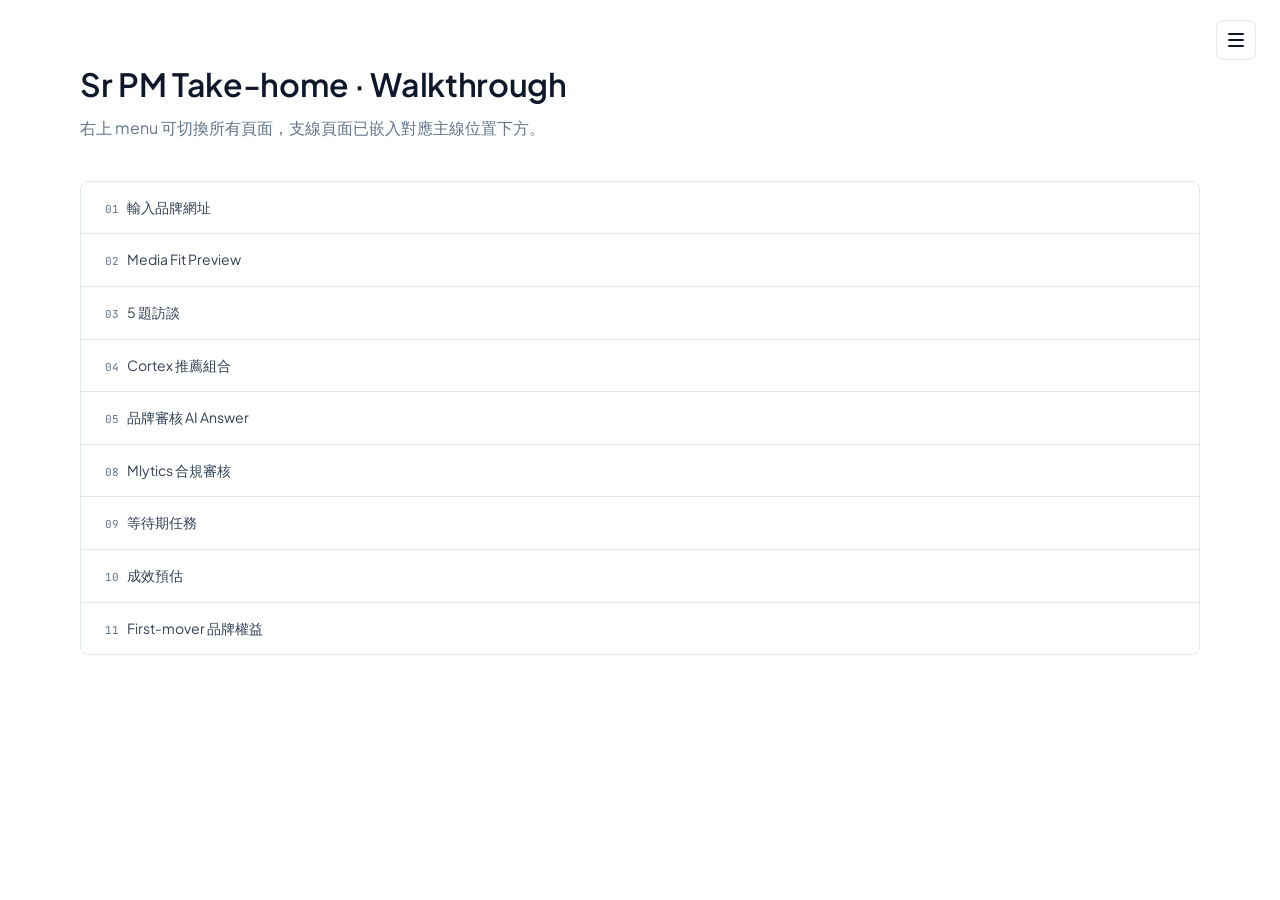
<file: index.html>
<!DOCTYPE html>
<html lang="zh-Hant">
<head>
  <meta charset="UTF-8" />
  <meta name="viewport" content="width=device-width, initial-scale=1" />
  <title>Cortex — Walkthrough</title>
  <link rel="stylesheet" href="styles.css" />
</head>
<body>
  <main class="page">
    <div class="page-header">
      <h1 class="page-title">Sr PM Take-home · Walkthrough</h1>
      <p class="page-subtitle">
        右上 menu 可切換所有頁面，支線頁面已嵌入對應主線位置下方。
      </p>
    </div>

    <div class="card card--flush">
      <a href="screens/01-landing.html" class="nav-drawer-link" style="padding:16px 24px;border-bottom:1px solid var(--color-neutral-200)">
        <span class="num">01</span>輸入品牌網址
      </a>
      <a href="screens/02-media-fit.html" class="nav-drawer-link" style="padding:16px 24px;border-bottom:1px solid var(--color-neutral-200)">
        <span class="num">02</span>Media Fit Preview
      </a>
      <a href="screens/03-chat.html" class="nav-drawer-link" style="padding:16px 24px;border-bottom:1px solid var(--color-neutral-200)">
        <span class="num">03</span>5 題訪談
      </a>
      <a href="screens/04-full-analysis.html" class="nav-drawer-link" style="padding:16px 24px;border-bottom:1px solid var(--color-neutral-200)">
        <span class="num">04</span>Cortex 推薦組合
      </a>
      <a href="screens/05-brand-review.html" class="nav-drawer-link" style="padding:16px 24px;border-bottom:1px solid var(--color-neutral-200)">
        <span class="num">05</span>品牌審核 AI Answer
      </a>
      <a href="screens/08-timeline.html" class="nav-drawer-link" style="padding:16px 24px;border-bottom:1px solid var(--color-neutral-200)">
        <span class="num">08</span>Mlytics 合規審核
      </a>
      <a href="screens/09-parallel-actions.html" class="nav-drawer-link" style="padding:16px 24px;border-bottom:1px solid var(--color-neutral-200)">
        <span class="num">09</span>等待期任務
      </a>
      <a href="screens/10-forecast.html" class="nav-drawer-link" style="padding:16px 24px;border-bottom:1px solid var(--color-neutral-200)">
        <span class="num">10</span>成效預估
      </a>
      <a href="screens/11-first-mover.html" class="nav-drawer-link" style="padding:16px 24px;border-bottom:0">
        <span class="num">11</span>First-mover 品牌權益
      </a>
    </div>
  </main>
  <script src="nav.js"></script>
</body>
</html>
</file>
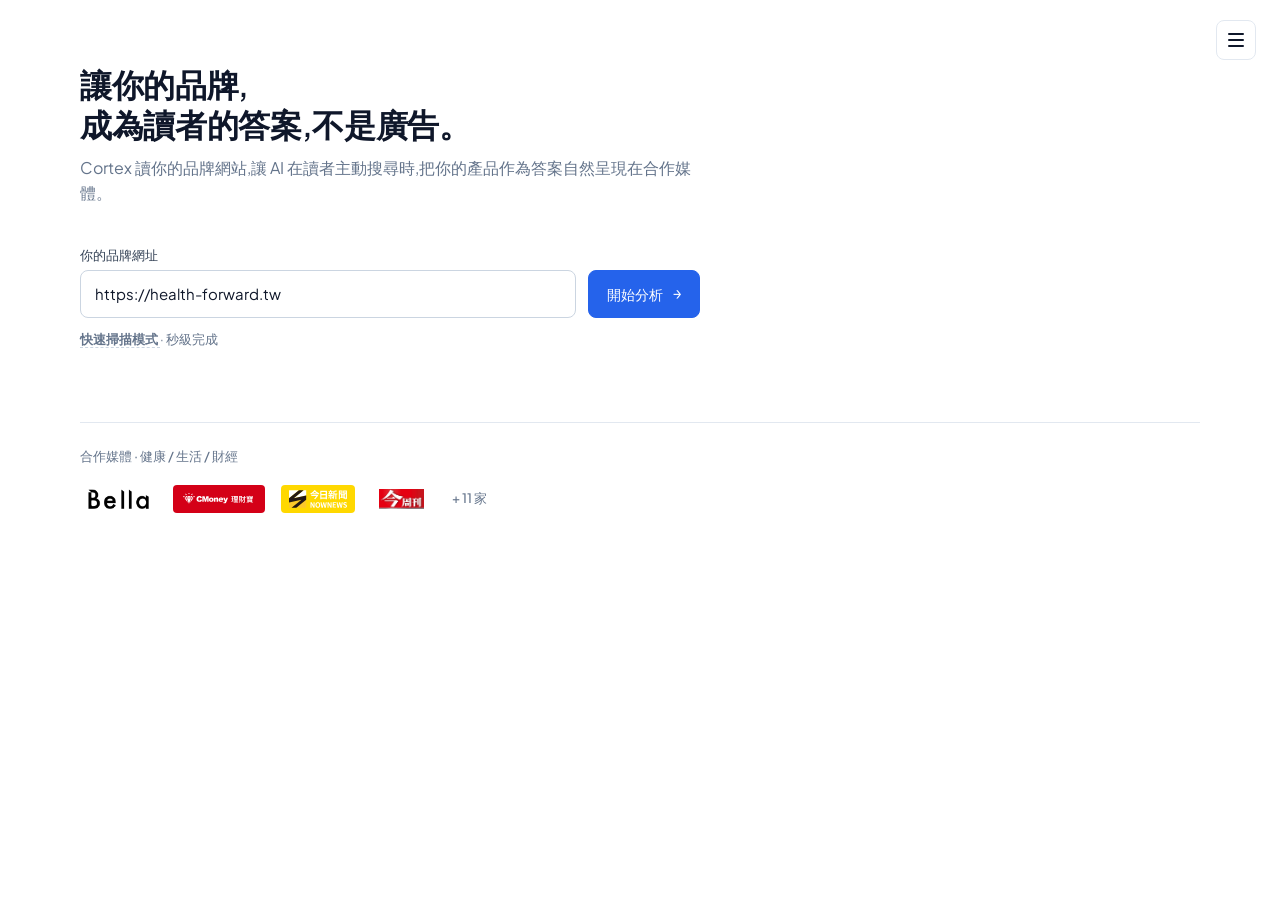
<file: screens/01-landing.html>
<!DOCTYPE html>
<html lang="zh-Hant">
<head>
  <meta charset="UTF-8" />
  <meta name="viewport" content="width=device-width, initial-scale=1" />
  <title>Cortex — 輸入品牌網址</title>
  <link rel="stylesheet" href="../styles.css" />
  <style>
    .landing-form { max-width: 620px; margin: 32px 0; }
    .landing-form-row { display: flex; gap: 12px; }
    .landing-form-row .input { flex: 1; }
    .landing-mode-hint {
      margin-top: 12px;
      font: 400 13px/1.5 var(--font-sans);
      color: var(--color-neutral-500);
    }
    .partners {
      margin-top: 72px;
      padding-top: 24px;
      border-top: 1px solid var(--color-neutral-200);
    }
    .partners-label {
      font: 500 13px/1.4 var(--font-sans);
      color: var(--color-neutral-500);
      margin-bottom: 20px;
    }
    .partners-logos {
      display: flex;
      flex-wrap: wrap;
      align-items: center;
      gap: 16px;
    }
    .partners-more {
      font: 500 13px var(--font-sans);
      color: var(--color-neutral-500);
      margin-left: 4px;
    }
  </style>
</head>
<body>
  <main class="page">
    <div class="page-header">
      <h1 class="page-title">讓你的品牌,<br />成為讀者的答案,不是廣告。</h1>
      <p class="page-subtitle">
        Cortex 讀你的品牌網站,讓 AI 在讀者主動搜尋時,把你的產品作為答案自然呈現在合作媒體。
      </p>
    </div>

    <form class="landing-form" onsubmit="event.preventDefault(); window.location.href='02-media-fit.html';">
      <label class="label" for="brandUrl">你的品牌網址</label>
      <div class="landing-form-row">
        <input
          type="url"
          id="brandUrl"
          class="input"
          placeholder="https://your-brand.com"
          value="https://health-forward.tw"
          required
        />
        <button type="submit" class="btn btn-primary btn-arrow">開始分析</button>
      </div>
      <div class="landing-mode-hint">
        <span class="hint">
          <strong>快速掃描模式</strong>
          <span class="hint-tip">從網站標題、meta、內容結構抓取品牌 signal,秒級完成,尚未觸發 AI 深度分析。</span>
        </span>
        · 秒級完成
      </div>
    </form>

    <section class="partners">
      <div class="partners-label">合作媒體 · 健康 / 生活 / 財經</div>
      <div class="partners-logos">
        <span class="logo-wrap logo-wrap--bella"><img src="../assets/logos/Bella.webp" alt="Bella" /></span>
        <span class="logo-wrap logo-wrap--cmoney"><img src="../assets/logos/cmoney.svg" alt="CMoney" /></span>
        <span class="logo-wrap logo-wrap--nownews"><img src="../assets/logos/now.svg" alt="NOWnews" /></span>
        <span class="logo-wrap logo-wrap--today"><img src="../assets/logos/today.png" alt="Business Today" /></span>
        <span class="partners-more">+ 11 家</span>
      </div>
    </section>
  </main>
  <script src="../nav.js"></script>
</body>
</html>
</file>
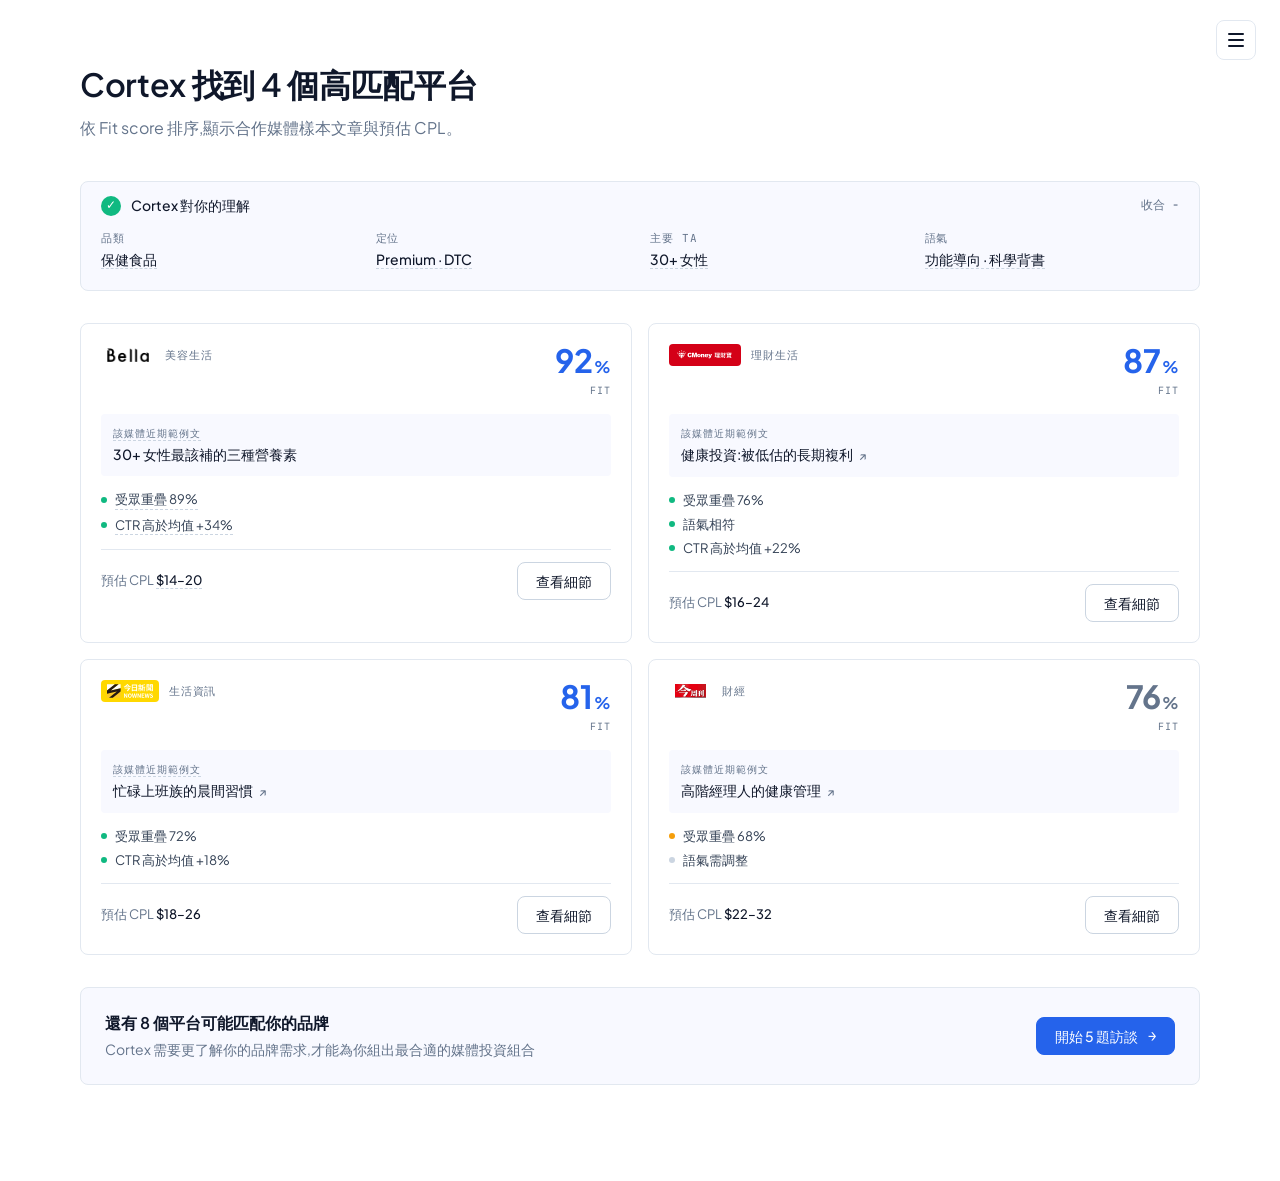
<file: screens/02-media-fit.html>
<!DOCTYPE html>
<html lang="zh-Hant">
<head>
  <meta charset="UTF-8" />
  <meta name="viewport" content="width=device-width, initial-scale=1" />
  <title>Cortex — Media Fit Preview</title>
  <link rel="stylesheet" href="../styles.css" />
  <style>
    .brand-profile {
      background: var(--color-neutral-50);
      border: 1px solid var(--color-neutral-200);
      border-radius: var(--radius-md);
      margin-bottom: 32px;
      overflow: hidden;
    }
    .brand-profile-summary {
      padding: 14px 20px;
      cursor: pointer;
      list-style: none;
      display: flex;
      align-items: center;
      justify-content: space-between;
      gap: 12px;
    }
    .brand-profile-summary::-webkit-details-marker { display: none; }
    .brand-profile-title {
      font: 500 14px/1.4 var(--font-sans);
      color: var(--color-neutral-900);
      display: flex;
      align-items: center;
      gap: 10px;
    }
    .brand-profile-title::before {
      content: '✓';
      display: inline-flex;
      width: 20px;
      height: 20px;
      background: var(--color-success);
      color: white;
      border-radius: 50%;
      align-items: center;
      justify-content: center;
      font-size: 12px;
      font-weight: 500;
    }
    .brand-profile-toggle {
      font: 500 12px var(--font-mono);
      color: var(--color-neutral-500);
    }
    details[open] .brand-profile-toggle::before { content: '收合 −'; }
    details:not([open]) .brand-profile-toggle::before { content: '展開 +'; }

    .brand-profile-body {
      padding: 0 20px 20px;
      display: grid;
      grid-template-columns: repeat(4, 1fr);
      gap: 20px;
    }
    .brand-field {
      display: flex;
      flex-direction: column;
      gap: 4px;
    }
    .brand-field-key {
      font-family: var(--font-mono);
      font-size: 11px;
      letter-spacing: .08em;
      text-transform: uppercase;
      color: var(--color-neutral-500);
    }
    .brand-field-val {
      font: 500 14px/1.4 var(--font-sans);
      color: var(--color-neutral-900);
    }

    .fit-grid {
      display: grid;
      grid-template-columns: 1fr 1fr;
      gap: 16px;
    }
    .fit-card {
      background: var(--color-neutral-0);
      border: 1px solid var(--color-neutral-200);
      border-radius: var(--radius-md);
      padding: 20px;
      display: flex;
      flex-direction: column;
      gap: 14px;
    }
    .fit-card-head {
      display: flex;
      align-items: flex-start;
      justify-content: space-between;
      gap: 16px;
    }
    .fit-card-media {
      display: flex;
      align-items: center;
      gap: 10px;
    }
    .fit-card-cat {
      font-family: var(--font-mono);
      font-size: 11px;
      letter-spacing: .08em;
      text-transform: uppercase;
      color: var(--color-neutral-500);
    }
    .fit-card-score {
      display: flex;
      align-items: baseline;
      gap: 2px;
    }
    .fit-card-score-num {
      font: 700 32px/1 var(--font-sans);
      color: var(--color-primary);
      letter-spacing: -.02em;
    }
    .fit-card-score-pct {
      font: 700 16px/1 var(--font-sans);
      color: var(--color-primary);
    }
    .fit-card-score-label {
      font-family: var(--font-mono);
      font-size: 10px;
      letter-spacing: .1em;
      text-transform: uppercase;
      color: var(--color-neutral-500);
    }

    .fit-card-sample {
      padding: 12px;
      background: var(--color-neutral-50);
      border-radius: var(--radius-sm);
    }
    .fit-card-sample-label {
      font-family: var(--font-mono);
      font-size: 10px;
      letter-spacing: .1em;
      text-transform: uppercase;
      color: var(--color-neutral-500);
      margin-bottom: 4px;
    }
    .fit-card-sample-title {
      font: 500 14px/1.4 var(--font-sans);
      color: var(--color-neutral-900);
    }

    .fit-card-drivers {
      display: flex;
      flex-direction: column;
      gap: 6px;
    }
    .fit-card-driver {
      display: flex;
      align-items: center;
      gap: 8px;
      font: 400 13px/1.4 var(--font-sans);
      color: var(--color-neutral-700);
    }
    .fit-card-driver-dot {
      width: 6px;
      height: 6px;
      border-radius: 50%;
      background: var(--color-success);
      flex-shrink: 0;
    }

    .fit-card-foot {
      padding-top: 12px;
      border-top: 1px solid var(--color-neutral-200);
      display: flex;
      align-items: center;
      justify-content: space-between;
      gap: 12px;
    }
    .sample-clickable {
      cursor: pointer;
      transition: background .15s;
    }
    .sample-clickable:hover { background: var(--color-primary-container); }
    .sample-arrow {
      font-size: 12px;
      color: var(--color-neutral-500);
      margin-left: 4px;
    }
    .sample-clickable:hover .sample-arrow { color: var(--color-primary); }

    /* Modals */
    .modal-scrim {
      position: fixed; inset: 0;
      background: rgba(15, 23, 42, .5);
      z-index: 400;
      display: none;
      align-items: center; justify-content: center;
      padding: 24px;
    }
    .modal-scrim.open { display: flex; }
    .modal {
      background: var(--color-neutral-0);
      border-radius: var(--radius-md);
      max-width: 720px; width: 100%;
      max-height: 90vh;
      display: flex; flex-direction: column;
      overflow: hidden;
    }
    .modal-head {
      padding: 20px 24px;
      border-bottom: 1px solid var(--color-neutral-200);
      display: flex; align-items: center; justify-content: space-between;
    }
    .modal-title { font: 600 18px var(--font-sans); margin: 0; }
    .modal-close {
      background: none; border: 0; cursor: pointer;
      font-size: 24px; line-height: 1; color: var(--color-neutral-500);
    }
    .modal-body { padding: 24px; overflow-y: auto; }

    /* Sample article mockup */
    .sample-mock {
      background: var(--color-neutral-50);
      border: 1px solid var(--color-neutral-200);
      border-radius: var(--radius-sm);
      padding: 20px;
      margin-bottom: 16px;
    }
    .sample-mock-eyebrow {
      font-family: var(--font-mono);
      font-size: 11px;
      letter-spacing: .08em;
      text-transform: uppercase;
      color: var(--color-neutral-500);
      margin-bottom: 8px;
    }
    .sample-mock-title {
      font: 600 22px/1.3 var(--font-sans);
      margin: 0 0 12px;
    }
    .sample-mock-body {
      font: 400 14px/1.7 var(--font-sans);
      color: var(--color-neutral-700);
      margin: 0 0 16px;
    }
    .sample-mock-related {
      padding-top: 16px;
      border-top: 1px solid var(--color-neutral-200);
    }
    .sample-mock-related-title {
      font: 600 13px var(--font-sans);
      color: var(--color-neutral-700);
      margin-bottom: 10px;
    }
    .sample-mock-related-item {
      padding: 8px 0;
      font: 400 13px var(--font-sans);
      color: var(--color-neutral-700);
      border-bottom: 1px solid var(--color-neutral-100);
    }
    .sample-mock-related-item:last-child { border-bottom: 0; }
    .sample-mock-related-item.cortex-slot {
      background: var(--color-primary-container);
      color: var(--color-on-primary-container);
      padding: 8px 12px;
      border-radius: var(--radius-sm);
      border: 1px dashed var(--color-primary);
      margin: 4px 0;
    }
    .sample-mock-related-item.cortex-slot::before {
      content: '↳ ';
      color: var(--color-primary);
    }
    .sample-explainer {
      font: 400 13px/1.5 var(--font-sans);
      color: var(--color-neutral-500);
      padding: 12px 16px;
      background: var(--color-neutral-100);
      border-radius: var(--radius-sm);
    }

    /* Media detail modal */
    .detail-stat-grid {
      display: grid;
      grid-template-columns: repeat(3, 1fr);
      gap: 12px;
      margin-bottom: 20px;
    }
    .detail-stat {
      padding: 12px;
      background: var(--color-neutral-50);
      border-radius: var(--radius-sm);
    }
    .detail-stat-key {
      font-family: var(--font-mono);
      font-size: 10px;
      letter-spacing: .08em;
      text-transform: uppercase;
      color: var(--color-neutral-500);
    }
    .detail-stat-val {
      font: 600 18px var(--font-sans);
      margin-top: 4px;
    }
    .detail-section {
      margin-top: 20px;
    }
    .detail-section-title {
      font: 600 13px var(--font-sans);
      margin: 0 0 8px;
    }
    .detail-section-body {
      font: 400 14px/1.55 var(--font-sans);
      color: var(--color-neutral-700);
      margin: 0;
    }

    .fit-cpl { font: 400 13px var(--font-sans); color: var(--color-neutral-500); }
    .fit-cpl-value { color: var(--color-neutral-900); font-weight: 500; }

    .unlock-band {
      margin-top: 32px;
      padding: 24px;
      background: var(--color-neutral-50);
      border: 1px solid var(--color-neutral-200);
      border-radius: var(--radius-md);
      display: flex;
      align-items: center;
      justify-content: space-between;
      gap: 24px;
    }
    .unlock-band-copy {
      display: flex;
      flex-direction: column;
      gap: 4px;
    }
    .unlock-band-title {
      font: 600 16px/1.4 var(--font-sans);
    }
    .unlock-band-sub {
      font: 400 14px/1.5 var(--font-sans);
      color: var(--color-neutral-500);
    }
  </style>
</head>
<body>
  <main class="page">
    <div class="page-header">
      <h1 class="page-title">Cortex 找到 4 個高匹配平台</h1>
      <p class="page-subtitle">
        依 Fit score 排序,顯示合作媒體樣本文章與預估 CPL。
      </p>
    </div>

    <details class="brand-profile" open>
      <summary class="brand-profile-summary">
        <span class="brand-profile-title">Cortex 對你的理解</span>
        <span class="brand-profile-toggle"></span>
      </summary>
      <div class="brand-profile-body">
        <div class="brand-field">
          <span class="brand-field-key">品類</span>
          <span class="brand-field-val">
            <span class="hint">保健食品
              <span class="hint-tip">從你的產品頁面 8 個 SKU 名稱 (膠原蛋白、維他命 D 等) 判斷。信心 98%</span>
            </span>
          </span>
        </div>
        <div class="brand-field">
          <span class="brand-field-key">定位</span>
          <span class="brand-field-val">
            <span class="hint">Premium · DTC
              <span class="hint-tip">產品價格帶 (中高) + 官網直接銷售 (無實體通路) + 品牌敘事風格判斷</span>
            </span>
          </span>
        </div>
        <div class="brand-field">
          <span class="brand-field-key">主要 TA</span>
          <span class="brand-field-val">
            <span class="hint">30+ 女性
              <span class="hint-tip">About 頁 3 次提到「30+ 女性」+ 產品文案 12 次出現「更年期」「懷孕」關鍵字</span>
            </span>
          </span>
        </div>
        <div class="brand-field">
          <span class="brand-field-key">語氣</span>
          <span class="brand-field-val">
            <span class="hint">功能導向 · 科學背書
              <span class="hint-tip">Blog 3 篇文章分析結果。樣本偏少,信心 64%,可在 confidence list 頁面修正</span>
            </span>
          </span>
        </div>
      </div>
    </details>

    <div class="fit-grid">

      <article class="fit-card">
        <div class="fit-card-head">
          <div class="fit-card-media">
            <span class="logo-wrap logo-wrap--bella logo-wrap--sm"><img src="../assets/logos/Bella.webp" alt="Bella" /></span>
            <span class="fit-card-cat">美容生活</span>
          </div>
          <div style="text-align:right">
            <div class="fit-card-score">
              <span class="fit-card-score-num">92</span>
              <span class="fit-card-score-pct">%</span>
            </div>
            <span class="fit-card-score-label">Fit</span>
          </div>
        </div>

        <div class="fit-card-sample">
          <div class="fit-card-sample-label">
            <span class="hint">
              該媒體近期範例文
              <span class="hint-tip">這不是為你生成的內容,是該媒體本來就在寫的類似主題,證明品牌內容有機會自然嵌入。</span>
            </span>
          </div>
          <div class="fit-card-sample-title">30+ 女性最該補的三種營養素</div>
        </div>

        <div class="fit-card-drivers">
          <div class="fit-card-driver">
            <span class="fit-card-driver-dot"></span>
            <span class="hint">
              受眾重疊 89%
              <span class="hint-tip">你網站分析出的 TA 輪廓 vs. 該媒體讀者輪廓的 Cortex 內部 audience overlap 分析。</span>
            </span>
          </div>
          <div class="fit-card-driver">
            <span class="fit-card-driver-dot"></span>
            <span class="hint">
              CTR 高於均值 +34%
              <span class="hint-tip">同品類品牌在該媒體歷史 CTR 資料,v1 採用產業 benchmark。</span>
            </span>
          </div>
        </div>

        <div class="fit-card-foot">
          <span class="fit-cpl">
            預估 CPL
            <span class="hint fit-cpl-value">$14–20
              <span class="hint-tip">Base = 該媒體 CPM × 品類轉換率,加入 fit score 加權。僅在產生 qualified lead 時計費。</span>
            </span>
          </span>
          <button class="btn btn-secondary">查看細節</button>
        </div>
      </article>

      <article class="fit-card">
        <div class="fit-card-head">
          <div class="fit-card-media">
            <span class="logo-wrap logo-wrap--cmoney logo-wrap--sm"><img src="../assets/logos/cmoney.svg" alt="CMoney" /></span>
            <span class="fit-card-cat">理財生活</span>
          </div>
          <div style="text-align:right">
            <div class="fit-card-score">
              <span class="fit-card-score-num">87</span>
              <span class="fit-card-score-pct">%</span>
            </div>
            <span class="fit-card-score-label">Fit</span>
          </div>
        </div>

        <div class="fit-card-sample sample-clickable" data-title="健康投資:被低估的長期複利" data-media="CMoney">
          <div class="fit-card-sample-label">該媒體近期範例文</div>
          <div class="fit-card-sample-title">健康投資:被低估的長期複利 <span class="sample-arrow">↗</span></div>
        </div>

        <div class="fit-card-drivers">
          <div class="fit-card-driver">
            <span class="fit-card-driver-dot"></span>
            <span>受眾重疊 76%</span>
          </div>
          <div class="fit-card-driver">
            <span class="fit-card-driver-dot"></span>
            <span>語氣相符</span>
          </div>
          <div class="fit-card-driver">
            <span class="fit-card-driver-dot"></span>
            <span>CTR 高於均值 +22%</span>
          </div>
        </div>

        <div class="fit-card-foot">
          <span class="fit-cpl">預估 CPL <span class="fit-cpl-value">$16–24</span></span>
          <button class="btn btn-secondary">查看細節</button>
        </div>
      </article>

      <article class="fit-card">
        <div class="fit-card-head">
          <div class="fit-card-media">
            <span class="logo-wrap logo-wrap--nownews logo-wrap--sm"><img src="../assets/logos/now.svg" alt="NOWnews" /></span>
            <span class="fit-card-cat">生活資訊</span>
          </div>
          <div style="text-align:right">
            <div class="fit-card-score">
              <span class="fit-card-score-num">81</span>
              <span class="fit-card-score-pct">%</span>
            </div>
            <span class="fit-card-score-label">Fit</span>
          </div>
        </div>

        <div class="fit-card-sample sample-clickable" data-title="忙碌上班族的晨間習慣" data-media="NOWnews">
          <div class="fit-card-sample-label">
            <span class="hint">該媒體近期範例文
              <span class="hint-tip">該媒體本來就在寫的類似主題,點擊看該平台文章框架與延伸閱讀呈現方式。</span>
            </span>
          </div>
          <div class="fit-card-sample-title">忙碌上班族的晨間習慣 <span class="sample-arrow">↗</span></div>
        </div>

        <div class="fit-card-drivers">
          <div class="fit-card-driver">
            <span class="fit-card-driver-dot"></span>
            <span>受眾重疊 72%</span>
          </div>
          <div class="fit-card-driver">
            <span class="fit-card-driver-dot"></span>
            <span>CTR 高於均值 +18%</span>
          </div>
        </div>

        <div class="fit-card-foot">
          <span class="fit-cpl">預估 CPL <span class="fit-cpl-value">$18–26</span></span>
          <button class="btn btn-secondary">查看細節</button>
        </div>
      </article>

      <article class="fit-card">
        <div class="fit-card-head">
          <div class="fit-card-media">
            <span class="logo-wrap logo-wrap--today logo-wrap--sm"><img src="../assets/logos/today.png" alt="Business Today" /></span>
            <span class="fit-card-cat">財經</span>
          </div>
          <div style="text-align:right">
            <div class="fit-card-score">
              <span class="fit-card-score-num" style="color:var(--color-neutral-500)">76</span>
              <span class="fit-card-score-pct" style="color:var(--color-neutral-500)">%</span>
            </div>
            <span class="fit-card-score-label">Fit</span>
          </div>
        </div>

        <div class="fit-card-sample sample-clickable" data-title="高階經理人的健康管理" data-media="Business Today">
          <div class="fit-card-sample-label">該媒體近期範例文</div>
          <div class="fit-card-sample-title">高階經理人的健康管理 <span class="sample-arrow">↗</span></div>
        </div>

        <div class="fit-card-drivers">
          <div class="fit-card-driver">
            <span class="fit-card-driver-dot" style="background:var(--color-warning)"></span>
            <span>受眾重疊 68%</span>
          </div>
          <div class="fit-card-driver">
            <span class="fit-card-driver-dot" style="background:var(--color-neutral-300)"></span>
            <span>語氣需調整</span>
          </div>
        </div>

        <div class="fit-card-foot">
          <span class="fit-cpl">預估 CPL <span class="fit-cpl-value">$22–32</span></span>
          <button class="btn btn-secondary">查看細節</button>
        </div>
      </article>

    </div>

    <div class="unlock-band">
      <div class="unlock-band-copy">
        <span class="unlock-band-title">還有 8 個平台可能匹配你的品牌</span>
        <span class="unlock-band-sub">Cortex 需要更了解你的品牌需求,才能為你組出最合適的媒體投資組合</span>
      </div>
      <a href="03-chat.html" class="btn btn-primary btn-arrow">開始 5 題訪談</a>
    </div>

  </main>

  <!-- Sample article modal -->
  <div class="modal-scrim" id="sampleModal">
    <div class="modal">
      <div class="modal-head">
        <h3 class="modal-title" id="sampleModalTitle">範例文預覽</h3>
        <button class="modal-close" data-close-modal="sampleModal">×</button>
      </div>
      <div class="modal-body">
        <p class="sample-explainer">
          這是該媒體本來就在寫的文章樣本,不是為你生成。展示你的品牌內容會以類似形式,出現在延伸閱讀區塊的其中一則。
        </p>
        <div class="sample-mock">
          <div class="sample-mock-eyebrow" id="sampleMockMedia">Media</div>
          <h4 class="sample-mock-title" id="sampleMockTitle">Article title</h4>
          <p class="sample-mock-body">
            文章主體(約 600–800 字的深度內容,涵蓋主題背景、專家觀點、案例分析)。此處為 mockup 示意,實際文章來自該媒體 editorial 團隊。
          </p>
          <div class="sample-mock-related">
            <div class="sample-mock-related-title">延伸閱讀</div>
            <div class="sample-mock-related-item">相關主題文章 A</div>
            <div class="sample-mock-related-item">相關主題文章 B</div>
            <div class="sample-mock-related-item cortex-slot">
              <strong>你的 AI Answer 會出現在這裡</strong> · 由 Cortex 生成,以延伸閱讀形式呈現
            </div>
            <div class="sample-mock-related-item">相關主題文章 C</div>
            <div class="sample-mock-related-item">相關主題文章 D</div>
          </div>
        </div>
      </div>
    </div>
  </div>

  <!-- Media detail modal -->
  <div class="modal-scrim" id="detailModal">
    <div class="modal">
      <div class="modal-head">
        <h3 class="modal-title">媒體詳情</h3>
        <button class="modal-close" data-close-modal="detailModal">×</button>
      </div>
      <div class="modal-body">
        <div class="detail-stat-grid">
          <div class="detail-stat">
            <div class="detail-stat-key">月流量</div>
            <div class="detail-stat-val">2.4M</div>
          </div>
          <div class="detail-stat">
            <div class="detail-stat-key">平均停留</div>
            <div class="detail-stat-val">3:42</div>
          </div>
          <div class="detail-stat">
            <div class="detail-stat-key">同品類 CTR</div>
            <div class="detail-stat-val">+34%</div>
          </div>
        </div>
        <div class="detail-section">
          <div class="detail-section-title">讀者輪廓</div>
          <p class="detail-section-body">
            以 25–44 歲女性為主 (78%),多為都會區白領。內容偏好美容保養、健康生活主題。
          </p>
        </div>
        <div class="detail-section">
          <div class="detail-section-title">CPL 計算基礎</div>
          <p class="detail-section-body">
            該媒體 CPM $8.5 × 保健品類轉換率 1.8% × Fit 加權 (92%),預估 CPL $14–20。
            實際 CPL 依 qualified lead 實測數量計算。
          </p>
        </div>
        <div class="detail-section">
          <div class="detail-section-title">歷史合作品牌</div>
          <p class="detail-section-body">
            過去 12 個月與 8 家保健品類品牌合作,平均 lead 品質分數 82,退回率 &lt;10%。
          </p>
        </div>
      </div>
    </div>
  </div>

  <script src="../nav.js"></script>
  <script>
    // Modal open/close
    document.querySelectorAll('.sample-clickable').forEach(el => {
      el.addEventListener('click', () => {
        document.getElementById('sampleModalTitle').textContent = el.dataset.title;
        document.getElementById('sampleMockTitle').textContent = el.dataset.title;
        document.getElementById('sampleMockMedia').textContent = el.dataset.media;
        document.getElementById('sampleModal').classList.add('open');
      });
    });
    document.querySelectorAll('.fit-card-foot .btn-secondary').forEach(btn => {
      btn.addEventListener('click', () => {
        document.getElementById('detailModal').classList.add('open');
      });
    });
    document.querySelectorAll('[data-close-modal]').forEach(btn => {
      btn.addEventListener('click', () => {
        document.getElementById(btn.dataset.closeModal).classList.remove('open');
      });
    });
    document.querySelectorAll('.modal-scrim').forEach(m => {
      m.addEventListener('click', (e) => { if (e.target === m) m.classList.remove('open'); });
    });
  </script>
</body>
</html>
</file>
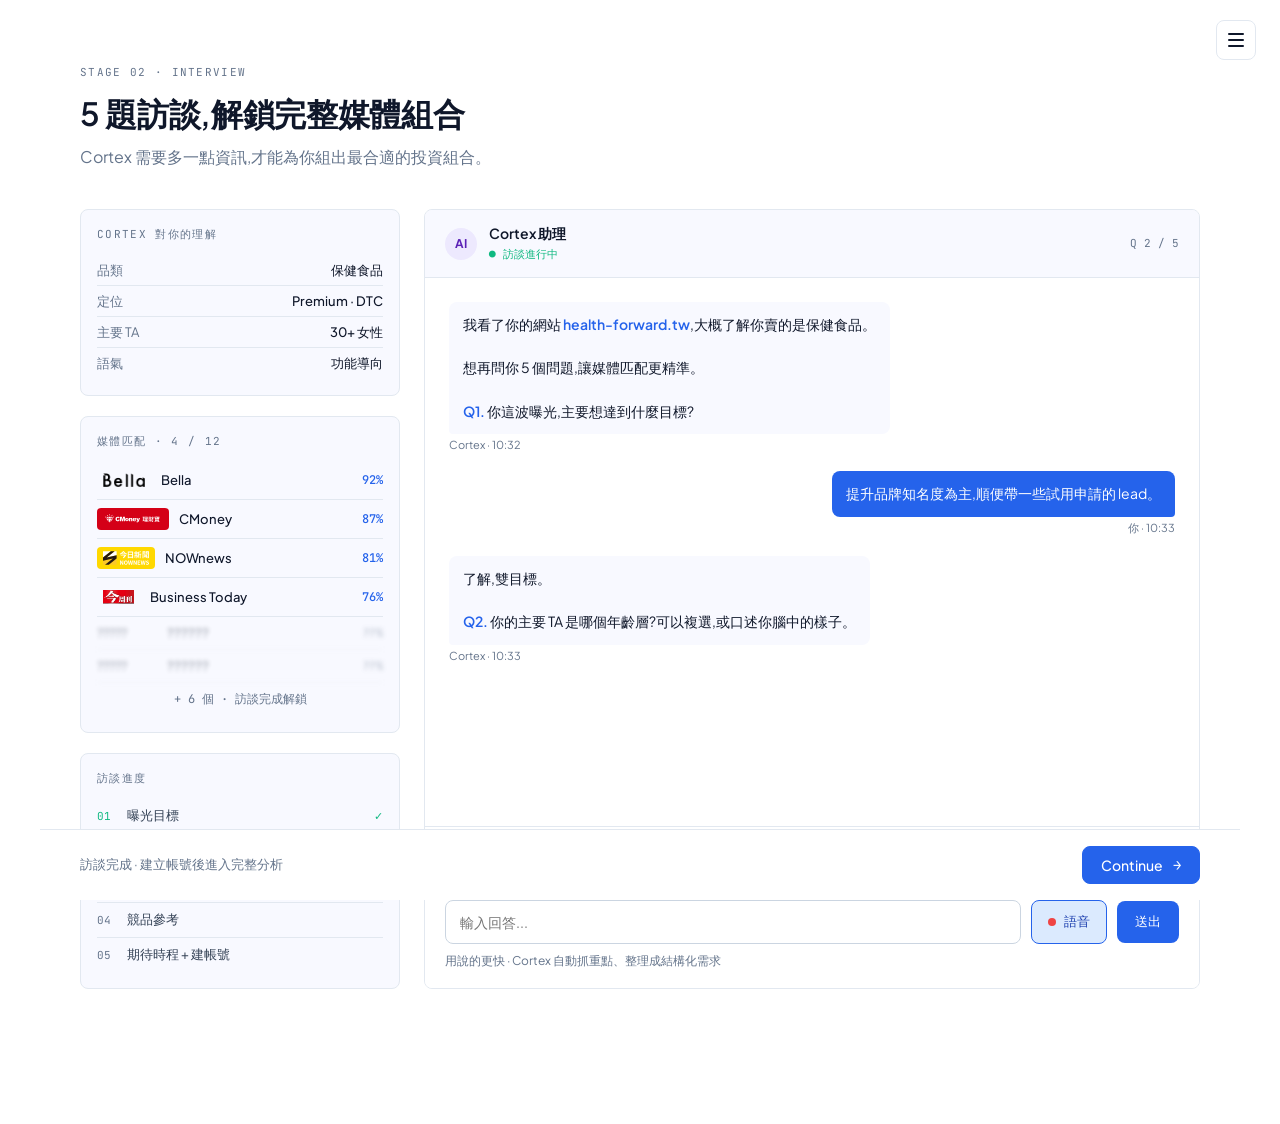
<file: screens/03-chat.html>
<!DOCTYPE html>
<html lang="zh-Hant">
<head>
  <meta charset="UTF-8" />
  <meta name="viewport" content="width=device-width, initial-scale=1" />
  <title>Cortex — 5 題訪談</title>
  <link rel="stylesheet" href="../styles.css" />
  <style>
    .chat-layout {
      display: grid;
      grid-template-columns: 320px 1fr;
      gap: 24px;
      min-height: calc(100vh - 200px);
    }
    @media (max-width: 900px) {
      .chat-layout { grid-template-columns: 1fr; }
    }

    /* Left: aside */
    .chat-aside {
      display: flex;
      flex-direction: column;
      gap: 20px;
    }
    .aside-card {
      background: var(--color-neutral-50);
      border: 1px solid var(--color-neutral-200);
      border-radius: var(--radius-md);
      padding: 16px;
    }
    .aside-card-title {
      font-family: var(--font-mono);
      font-size: 11px;
      letter-spacing: .12em;
      text-transform: uppercase;
      color: var(--color-neutral-500);
      margin-bottom: 12px;
    }

    /* Brand profile mini */
    .brand-mini-row {
      display: flex;
      justify-content: space-between;
      padding: 6px 0;
      font: 400 13px/1.4 var(--font-sans);
      border-bottom: 1px solid var(--color-neutral-200);
    }
    .brand-mini-row:last-child { border-bottom: 0; }
    .brand-mini-key { color: var(--color-neutral-500); }
    .brand-mini-val { color: var(--color-neutral-900); font-weight: 500; }

    /* Media fit thumbs */
    .media-thumb {
      display: flex;
      align-items: center;
      gap: 10px;
      padding: 8px 0;
      border-bottom: 1px solid var(--color-neutral-200);
      font: 400 13px var(--font-sans);
    }
    .media-thumb:last-child { border-bottom: 0; }
    .media-thumb-logo {
      height: 14px;
      max-width: 60px;
      object-fit: contain;
    }
    .media-thumb-name {
      flex: 1;
      font-weight: 500;
    }
    .media-thumb-score {
      font-family: var(--font-mono);
      font-size: 12px;
      color: var(--color-primary);
      font-weight: 500;
    }
    .media-thumb--locked {
      opacity: .4;
      filter: blur(2px);
    }
    .media-thumb--locked .media-thumb-score {
      color: var(--color-neutral-500);
    }

    /* Progress list */
    .progress-item {
      display: flex;
      align-items: center;
      gap: 10px;
      padding: 8px 0;
      font: 400 13px var(--font-sans);
      border-bottom: 1px solid var(--color-neutral-200);
    }
    .progress-item:last-child { border-bottom: 0; }
    .progress-num {
      font-family: var(--font-mono);
      font-size: 11px;
      color: var(--color-neutral-500);
      width: 20px;
    }
    .progress-text { flex: 1; color: var(--color-neutral-700); }
    .progress-status {
      font-family: var(--font-mono);
      font-size: 11px;
    }
    .progress-item.done .progress-num { color: var(--color-success); }
    .progress-item.done .progress-status { color: var(--color-success); }
    .progress-item.active { background: var(--color-primary-container); margin: 0 -8px; padding: 8px; border-radius: var(--radius-sm); border-bottom: 0; }
    .progress-item.active .progress-status { color: var(--color-primary); font-weight: 500; }

    /* Right: chat window */
    .chat-window {
      background: var(--color-neutral-0);
      border: 1px solid var(--color-neutral-200);
      border-radius: var(--radius-md);
      display: flex;
      flex-direction: column;
      overflow: hidden;
    }
    .chat-window-head {
      padding: 14px 20px;
      border-bottom: 1px solid var(--color-neutral-200);
      display: flex;
      align-items: center;
      gap: 12px;
      background: var(--color-neutral-50);
    }
    .chat-avatar {
      width: 32px;
      height: 32px;
      border-radius: 50%;
      background: var(--color-secondary-container);
      color: var(--color-on-secondary-container);
      display: flex;
      align-items: center;
      justify-content: center;
      font: 700 12px var(--font-sans);
      flex-shrink: 0;
    }
    .chat-head-info {
      flex: 1;
      display: flex;
      flex-direction: column;
      gap: 2px;
    }
    .chat-head-name {
      font: 600 14px var(--font-sans);
    }
    .chat-head-status {
      font-family: var(--font-mono);
      font-size: 11px;
      color: var(--color-success);
    }
    .chat-progress {
      font-family: var(--font-mono);
      font-size: 11px;
      color: var(--color-neutral-500);
    }

    .chat-body {
      flex: 1;
      padding: 24px;
      display: flex;
      flex-direction: column;
      gap: 20px;
      overflow-y: auto;
    }

    .msg {
      display: flex;
      gap: 10px;
      align-items: flex-start;
    }
    .msg.user { justify-content: flex-end; }
    .msg-content {
      display: flex;
      flex-direction: column;
      gap: 4px;
      max-width: 80%;
    }
    .msg.user .msg-content { align-items: flex-end; }
    .msg-bubble {
      padding: 12px 14px;
      border-radius: var(--radius-md);
      font: 400 14px/1.55 var(--font-sans);
    }
    .msg-bubble.ai {
      background: var(--color-neutral-50);
      color: var(--color-neutral-900);
      border-bottom-left-radius: var(--radius-sm);
    }
    .msg-bubble.user {
      background: var(--color-primary);
      color: var(--color-on-primary);
      border-bottom-right-radius: var(--radius-sm);
    }
    .msg-bubble strong { color: var(--color-primary); font-weight: 600; }
    .msg.user .msg-bubble strong { color: white; }
    .msg-time {
      font: 400 11px var(--font-sans);
      color: var(--color-neutral-500);
    }

    /* Quick reply chips */
    .chat-chips {
      padding: 12px 24px;
      border-top: 1px solid var(--color-neutral-200);
      display: flex;
      align-items: center;
      gap: 8px;
      flex-wrap: wrap;
    }
    .chat-chips-label {
      font-family: var(--font-mono);
      font-size: 11px;
      letter-spacing: .1em;
      text-transform: uppercase;
      color: var(--color-neutral-500);
      margin-right: 4px;
    }
    .chat-chip {
      font: 500 13px var(--font-sans);
      color: var(--color-primary);
      background: var(--color-neutral-0);
      border: 1px solid var(--color-primary);
      padding: 6px 12px;
      border-radius: var(--radius-full);
      cursor: pointer;
      transition: background .15s;
    }
    .chat-chip:hover {
      background: var(--color-primary-container);
    }
    .chat-chip-hint {
      font: 400 11px var(--font-mono);
      color: var(--color-neutral-500);
      margin-left: 4px;
    }

    /* Input dock — text-first with prominent voice option */
    .chat-dock {
      padding: 16px 20px 18px;
      border-top: 1px solid var(--color-neutral-200);
      background: var(--color-neutral-0);
    }
    .chat-dock-row {
      display: flex; gap: 10px; align-items: center;
    }
    .chat-dock-input {
      flex: 1;
      font: 400 14px var(--font-sans);
      padding: 12px 14px;
      border: 1px solid var(--color-neutral-300);
      border-radius: var(--radius-md);
    }
    .chat-dock-input:focus {
      outline: none;
      border-color: var(--color-primary);
      box-shadow: 0 0 0 3px var(--color-primary-container);
    }
    .chat-dock-voice {
      display: inline-flex;
      align-items: center;
      gap: 8px;
      padding: 12px 16px;
      background: var(--color-primary-container);
      color: var(--color-on-primary-container);
      border: 1px solid var(--color-primary);
      border-radius: var(--radius-md);
      cursor: pointer;
      font: 500 13px var(--font-sans);
      transition: background .15s;
    }
    .chat-dock-voice:hover { background: var(--color-primary); color: var(--color-on-primary); }
    .chat-dock-voice-mic {
      width: 8px; height: 8px;
      border-radius: 50%;
      background: var(--color-danger);
      animation: mic-pulse 1.6s ease-in-out infinite;
    }
    @keyframes mic-pulse {
      0%, 100% { opacity: 1; }
      50% { opacity: .4; }
    }
    .chat-dock-send {
      font: 500 13px var(--font-sans);
      background: var(--color-primary);
      color: var(--color-on-primary);
      border: 0;
      padding: 12px 18px;
      border-radius: var(--radius-md);
      cursor: pointer;
    }
    .chat-dock-hint {
      font: 400 12px/1.5 var(--font-sans);
      color: var(--color-neutral-500);
      margin: 8px 0 0;
    }
  </style>
</head>
<body>
  <main class="page">
    <div class="page-header">
      <div class="page-eyebrow">Stage 02 · Interview</div>
      <h1 class="page-title">5 題訪談,解鎖完整媒體組合</h1>
      <p class="page-subtitle">
        Cortex 需要多一點資訊,才能為你組出最合適的投資組合。
      </p>
    </div>

    <div class="chat-layout">

      <!-- LEFT: aside -->
      <aside class="chat-aside">

        <div class="aside-card">
          <div class="aside-card-title">Cortex 對你的理解</div>
          <div class="brand-mini-row">
            <span class="brand-mini-key">品類</span>
            <span class="brand-mini-val">保健食品</span>
          </div>
          <div class="brand-mini-row">
            <span class="brand-mini-key">定位</span>
            <span class="brand-mini-val">Premium · DTC</span>
          </div>
          <div class="brand-mini-row">
            <span class="brand-mini-key">主要 TA</span>
            <span class="brand-mini-val">30+ 女性</span>
          </div>
          <div class="brand-mini-row">
            <span class="brand-mini-key">語氣</span>
            <span class="brand-mini-val">功能導向</span>
          </div>
        </div>

        <div class="aside-card">
          <div class="aside-card-title">媒體匹配 · 4 / 12</div>
          <div class="media-thumb">
            <span class="logo-wrap logo-wrap--bella logo-wrap--sm"><img src="../assets/logos/Bella.webp" alt="Bella" /></span>
            <span class="media-thumb-name">Bella</span>
            <span class="media-thumb-score">92%</span>
          </div>
          <div class="media-thumb">
            <span class="logo-wrap logo-wrap--cmoney logo-wrap--sm"><img src="../assets/logos/cmoney.svg" alt="CMoney" /></span>
            <span class="media-thumb-name">CMoney</span>
            <span class="media-thumb-score">87%</span>
          </div>
          <div class="media-thumb">
            <span class="logo-wrap logo-wrap--nownews logo-wrap--sm"><img src="../assets/logos/now.svg" alt="NOWnews" /></span>
            <span class="media-thumb-name">NOWnews</span>
            <span class="media-thumb-score">81%</span>
          </div>
          <div class="media-thumb">
            <span class="logo-wrap logo-wrap--today logo-wrap--sm"><img src="../assets/logos/today.png" alt="Business Today" /></span>
            <span class="media-thumb-name">Business Today</span>
            <span class="media-thumb-score">76%</span>
          </div>
          <div class="media-thumb media-thumb--locked">
            <span style="width:60px">?????</span>
            <span class="media-thumb-name">??????</span>
            <span class="media-thumb-score">??%</span>
          </div>
          <div class="media-thumb media-thumb--locked">
            <span style="width:60px">?????</span>
            <span class="media-thumb-name">??????</span>
            <span class="media-thumb-score">??%</span>
          </div>
          <div style="text-align:center;padding:8px 0;font:400 12px var(--font-mono);color:var(--color-neutral-500)">
            + 6 個 · 訪談完成解鎖
          </div>
        </div>

        <div class="aside-card">
          <div class="aside-card-title">訪談進度</div>
          <div class="progress-item done">
            <span class="progress-num">01</span>
            <span class="progress-text">曝光目標</span>
            <span class="progress-status">✓</span>
          </div>
          <div class="progress-item active">
            <span class="progress-num">02</span>
            <span class="progress-text">目標年齡層</span>
            <span class="progress-status">·</span>
          </div>
          <div class="progress-item">
            <span class="progress-num">03</span>
            <span class="progress-text">品牌禁忌</span>
            <span class="progress-status"></span>
          </div>
          <div class="progress-item">
            <span class="progress-num">04</span>
            <span class="progress-text">競品參考</span>
            <span class="progress-status"></span>
          </div>
          <div class="progress-item">
            <span class="progress-num">05</span>
            <span class="progress-text">期待時程 + 建帳號</span>
            <span class="progress-status"></span>
          </div>
        </div>

      </aside>

      <!-- RIGHT: chat window -->
      <section class="chat-window">
        <header class="chat-window-head">
          <div class="chat-avatar">AI</div>
          <div class="chat-head-info">
            <div class="chat-head-name">Cortex 助理</div>
            <div class="chat-head-status">● 訪談進行中</div>
          </div>
          <span class="chat-progress">Q 2 / 5</span>
        </header>

        <div class="chat-body">
          <div class="msg">
            <div class="msg-content">
              <div class="msg-bubble ai">
                我看了你的網站 <strong>health-forward.tw</strong>,大概了解你賣的是保健食品。<br /><br />
                想再問你 5 個問題,讓媒體匹配更精準。<br /><br />
                <strong>Q1.</strong> 你這波曝光,主要想達到什麼目標?
              </div>
              <span class="msg-time">Cortex · 10:32</span>
            </div>
          </div>

          <div class="msg user">
            <div class="msg-content">
              <div class="msg-bubble user">
                提升品牌知名度為主,順便帶一些試用申請的 lead。
              </div>
              <span class="msg-time">你 · 10:33</span>
            </div>
          </div>

          <div class="msg">
            <div class="msg-content">
              <div class="msg-bubble ai">
                了解,雙目標。<br /><br />
                <strong>Q2.</strong> 你的主要 TA 是哪個年齡層?可以複選,或口述你腦中的樣子。
              </div>
              <span class="msg-time">Cortex · 10:33</span>
            </div>
          </div>
        </div>

        <div class="chat-chips">
          <span class="chat-chips-label hint">Quick reply
            <span class="hint-tip">Chips 依上一題答案動態變化。你答「品牌知名度 + lead」,系統改推 TA 相關 chips;答 TA 後,下一題會推禁忌/競品方向 chips。</span>
          </span>
          <button class="chat-chip">25–34 女性</button>
          <button class="chat-chip">35–44 女性</button>
          <button class="chat-chip">45–54 女性</button>
          <button class="chat-chip">高收入白領</button>
        </div>

        <div class="chat-dock">
          <div class="chat-dock-row">
            <input type="text" class="chat-dock-input" placeholder="輸入回答..." />
            <button class="chat-dock-voice" title="用語音回答"><span class="chat-dock-voice-mic"></span>語音</button>
            <button class="chat-dock-send">送出</button>
          </div>
          <p class="chat-dock-hint">
            用說的更快 · Cortex 自動抓重點、整理成結構化需求
          </p>
        </div>
      </section>
    </div>

    <div class="continue-bar">
      <div class="continue-bar-context">訪談完成 · 建立帳號後進入完整分析</div>
      <a href="04-full-analysis.html" class="btn btn-primary btn-arrow">Continue</a>
    </div>
  </main>
  <script src="../nav.js"></script>
</body>
</html>
</file>
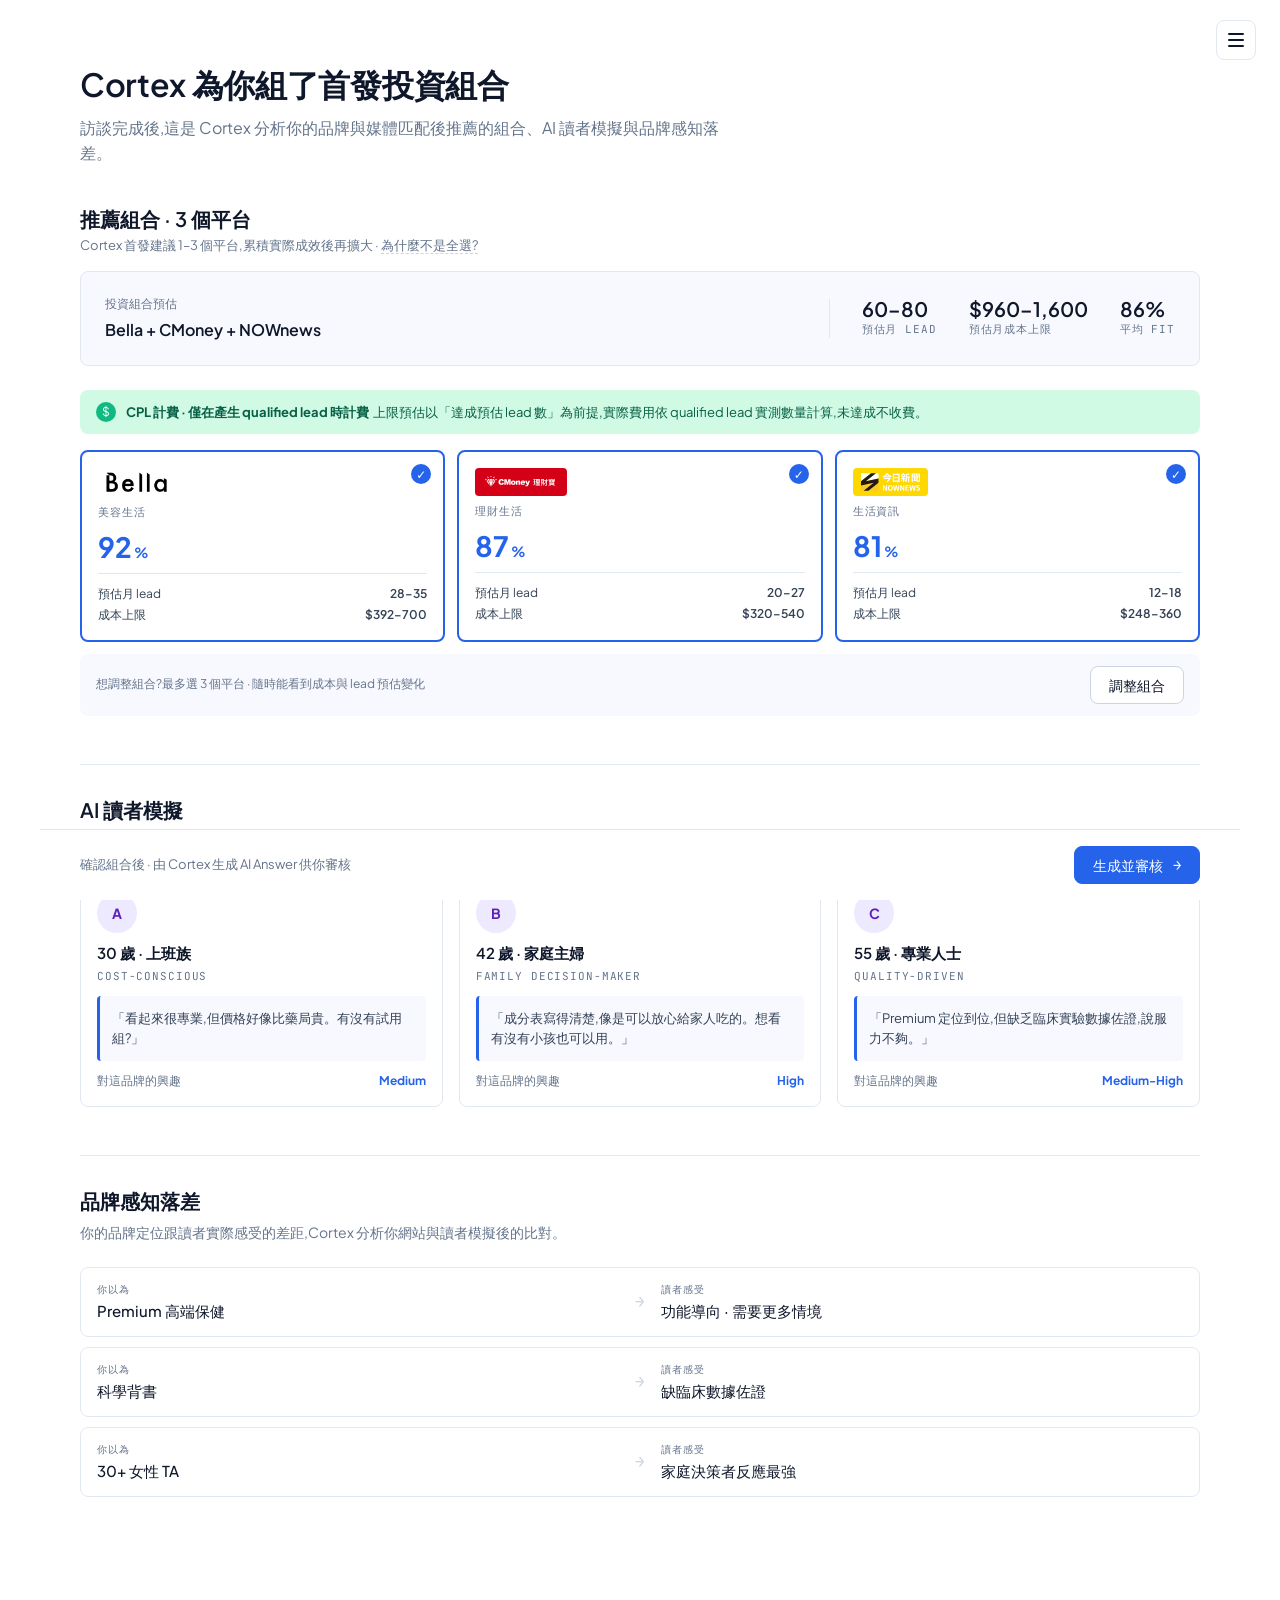
<file: screens/04-full-analysis.html>
<!DOCTYPE html>
<html lang="zh-Hant">
<head>
  <meta charset="UTF-8" />
  <meta name="viewport" content="width=device-width, initial-scale=1" />
  <title>Cortex — 推薦組合 + 讀者模擬</title>
  <link rel="stylesheet" href="../styles.css" />
  <style>
    .portfolio-hero {
      background: var(--color-neutral-50);
      border: 1px solid var(--color-neutral-200);
      border-radius: var(--radius-md);
      padding: 24px;
      margin-bottom: 24px;
      display: grid;
      grid-template-columns: 1fr auto;
      gap: 24px;
      align-items: center;
    }
    .portfolio-title-block { display: flex; flex-direction: column; gap: 6px; }
    .portfolio-hero-stats {
      display: flex;
      gap: 32px;
      padding-left: 32px;
      border-left: 1px solid var(--color-neutral-200);
    }
    .portfolio-stat { display: flex; flex-direction: column; gap: 2px; }
    .portfolio-stat-val {
      font: 600 20px/1 var(--font-sans);
      color: var(--color-neutral-900);
    }
    .portfolio-stat-key {
      font-family: var(--font-mono);
      font-size: 11px;
      letter-spacing: .08em;
      text-transform: uppercase;
      color: var(--color-neutral-500);
    }

    .portfolio-grid {
      display: grid;
      grid-template-columns: repeat(3, 1fr);
      gap: 12px;
    }
    @media (max-width: 900px) { .portfolio-grid { grid-template-columns: 1fr; } }
    .pf-card {
      background: var(--color-neutral-0);
      border: 2px solid var(--color-primary);
      border-radius: var(--radius-md);
      padding: 16px;
      position: relative;
    }
    .pf-card-check {
      position: absolute;
      top: 12px;
      right: 12px;
      width: 20px;
      height: 20px;
      background: var(--color-primary);
      color: white;
      border-radius: 50%;
      display: flex;
      align-items: center;
      justify-content: center;
      font: 500 12px var(--font-sans);
    }
    .pf-card-head { margin-bottom: 12px; }
    .pf-card-cat {
      font-family: var(--font-mono);
      font-size: 11px;
      letter-spacing: .08em;
      text-transform: uppercase;
      color: var(--color-neutral-500);
      margin-top: 6px;
      display: block;
    }
    .pf-card-score {
      display: flex;
      align-items: baseline;
      gap: 2px;
      margin: 8px 0 12px;
    }
    .pf-card-score-num {
      font: 700 28px/1 var(--font-sans);
      color: var(--color-primary);
    }
    .pf-card-score-pct {
      font: 700 14px/1 var(--font-sans);
      color: var(--color-primary);
    }
    .pf-card-stats {
      display: flex;
      flex-direction: column;
      gap: 4px;
      font: 400 12px var(--font-sans);
      color: var(--color-neutral-700);
      padding-top: 12px;
      border-top: 1px solid var(--color-neutral-200);
    }
    .pf-card-stat-row {
      display: flex;
      justify-content: space-between;
    }

    .adjust-portfolio-row {
      margin-top: 12px;
      display: flex;
      align-items: center;
      justify-content: space-between;
      gap: 16px;
      padding: 12px 16px;
      background: var(--color-neutral-50);
      border-radius: var(--radius-md);
    }
    .adjust-hint {
      font: 400 12px var(--font-sans);
      color: var(--color-neutral-500);
    }

    /* CPL 說明 banner */
    .cpl-note {
      margin-top: 16px;
      padding: 12px 16px;
      background: var(--color-success-container);
      color: var(--color-on-success-container);
      border-radius: var(--radius-md);
      font: 400 13px/1.5 var(--font-sans);
      display: flex;
      align-items: center;
      gap: 10px;
    }
    .cpl-note-icon {
      width: 20px;
      height: 20px;
      background: var(--color-success);
      color: white;
      border-radius: 50%;
      display: flex;
      align-items: center;
      justify-content: center;
      flex-shrink: 0;
      font-size: 12px;
    }

    /* Persona cards */
    .persona-grid {
      display: grid;
      grid-template-columns: repeat(3, 1fr);
      gap: 16px;
    }
    @media (max-width: 900px) { .persona-grid { grid-template-columns: 1fr; } }
    .persona-card {
      border: 1px solid var(--color-neutral-200);
      border-radius: var(--radius-md);
      padding: 16px;
      background: var(--color-neutral-0);
    }
    .persona-avatar {
      width: 40px;
      height: 40px;
      border-radius: 50%;
      background: var(--color-secondary-container);
      color: var(--color-on-secondary-container);
      display: flex;
      align-items: center;
      justify-content: center;
      font: 700 14px var(--font-sans);
      margin-bottom: 10px;
    }
    .persona-name { font: 600 15px var(--font-sans); margin-bottom: 4px; }
    .persona-tag {
      font-family: var(--font-mono);
      font-size: 11px;
      letter-spacing: .08em;
      text-transform: uppercase;
      color: var(--color-neutral-500);
      margin-bottom: 12px;
    }
    .persona-quote {
      font: 400 13px/1.55 var(--font-sans);
      color: var(--color-neutral-700);
      padding: 12px;
      background: var(--color-neutral-50);
      border-left: 3px solid var(--color-primary);
      border-radius: var(--radius-sm);
      margin-bottom: 12px;
    }
    .persona-fit {
      display: flex;
      justify-content: space-between;
      font: 500 12px var(--font-sans);
      color: var(--color-neutral-500);
    }
    .persona-fit strong { color: var(--color-primary); }

    /* Perception gap */
    .gap-grid {
      display: grid;
      grid-template-columns: 1fr;
      gap: 10px;
    }
    .gap-row {
      display: grid;
      grid-template-columns: 1fr auto 1fr;
      gap: 16px;
      align-items: center;
      padding: 14px 16px;
      background: var(--color-neutral-0);
      border: 1px solid var(--color-neutral-200);
      border-radius: var(--radius-md);
    }
    .gap-side {
      display: flex;
      flex-direction: column;
      gap: 4px;
    }
    .gap-label {
      font-family: var(--font-mono);
      font-size: 10px;
      letter-spacing: .1em;
      text-transform: uppercase;
      color: var(--color-neutral-500);
    }
    .gap-val {
      font: 500 15px var(--font-sans);
    }
    .gap-arrow {
      font-family: var(--font-mono);
      font-size: 16px;
      color: var(--color-neutral-300);
    }

    /* Modal */
    .modal-scrim {
      position: fixed;
      inset: 0;
      background: rgba(15, 23, 42, .5);
      z-index: 400;
      display: none;
      align-items: center;
      justify-content: center;
      padding: 24px;
    }
    .modal-scrim.open { display: flex; }
    .modal {
      background: var(--color-neutral-0);
      border-radius: var(--radius-md);
      max-width: 720px;
      width: 100%;
      max-height: 90vh;
      display: flex;
      flex-direction: column;
      overflow: hidden;
    }
    .modal-head {
      padding: 20px 24px;
      border-bottom: 1px solid var(--color-neutral-200);
      display: flex;
      align-items: center;
      justify-content: space-between;
    }
    .modal-title { font: 600 18px var(--font-sans); margin: 0; }
    .modal-close {
      background: none; border: 0; cursor: pointer;
      font-size: 24px; line-height: 1; color: var(--color-neutral-500);
    }
    .modal-body {
      padding: 20px 24px;
      overflow-y: auto;
    }
    .modal-foot {
      padding: 16px 24px;
      border-top: 1px solid var(--color-neutral-200);
      display: flex;
      align-items: center;
      justify-content: space-between;
      gap: 12px;
      background: var(--color-neutral-50);
    }
    .modal-count {
      font: 500 13px var(--font-sans);
      color: var(--color-neutral-700);
    }
    .modal-count strong { color: var(--color-primary); }

    .modal-row {
      display: grid;
      grid-template-columns: 28px 1fr auto auto;
      align-items: center;
      gap: 12px;
      padding: 12px 0;
      border-bottom: 1px solid var(--color-neutral-100);
    }
    .modal-row:last-child { border-bottom: 0; }
    .modal-row.disabled { opacity: .4; }
    .modal-row input[type="checkbox"] { width: 18px; height: 18px; cursor: pointer; }
    .modal-row-body { display: flex; flex-direction: column; gap: 2px; min-width: 0; }
    .modal-row-name { font: 500 14px var(--font-sans); }
    .modal-row-cat { font: 400 12px var(--font-sans); color: var(--color-neutral-500); }
    .modal-row-score {
      font: 600 14px var(--font-mono);
      color: var(--color-primary);
      width: 48px;
      text-align: right;
    }
    .modal-row-cpl {
      font: 400 12px var(--font-mono);
      color: var(--color-neutral-500);
      width: 100px;
      text-align: right;
    }
  </style>
</head>
<body>
  <main class="page">
    <div class="page-header">
      <h1 class="page-title">Cortex 為你組了首發投資組合</h1>
      <p class="page-subtitle">
        訪談完成後,這是 Cortex 分析你的品牌與媒體匹配後推薦的組合、AI 讀者模擬與品牌感知落差。
      </p>
    </div>

    <!-- Section A: Recommended portfolio -->
    <section>
      <div class="row-between" style="margin-bottom:16px">
        <div>
          <h2 class="t-h2">推薦組合 · 3 個平台</h2>
          <p class="t-sm muted" style="margin:4px 0 0">
            Cortex 首發建議 1–3 個平台,累積實際成效後再擴大 ·
            <span class="hint">
              為什麼不是全選?
              <span class="hint-tip">首次限制在 3 個內,確保每個平台的 lead 品質可以被驗證,而非分散注意力。累積數據後 sales 會協助擴大。</span>
            </span>
          </p>
        </div>
      </div>

      <div class="portfolio-hero">
        <div class="portfolio-title-block">
          <span class="t-mono muted">投資組合預估</span>
          <span class="t-h3">Bella + CMoney + NOWnews</span>
        </div>
        <div class="portfolio-hero-stats">
          <div class="portfolio-stat">
            <span class="portfolio-stat-val">60–80</span>
            <span class="portfolio-stat-key">預估月 lead</span>
          </div>
          <div class="portfolio-stat">
            <span class="portfolio-stat-val">$960–1,600</span>
            <span class="portfolio-stat-key">預估月成本上限</span>
          </div>
          <div class="portfolio-stat">
            <span class="portfolio-stat-val">86%</span>
            <span class="portfolio-stat-key">平均 fit</span>
          </div>
        </div>
      </div>

      <div class="cpl-note">
        <span class="cpl-note-icon">$</span>
        <div>
          <strong>CPL 計費 · 僅在產生 qualified lead 時計費</strong>
          &nbsp;上限預估以「達成預估 lead 數」為前提,實際費用依 qualified lead 實測數量計算,未達成不收費。
        </div>
      </div>

      <div style="margin-top:16px" class="portfolio-grid">
        <div class="pf-card">
          <div class="pf-card-check">✓</div>
          <div class="pf-card-head">
            <span class="logo-wrap logo-wrap--bella"><img src="../assets/logos/Bella.webp" alt="Bella" /></span>
            <span class="pf-card-cat">美容生活</span>
          </div>
          <div class="pf-card-score">
            <span class="pf-card-score-num">92</span>
            <span class="pf-card-score-pct">%</span>
          </div>
          <div class="pf-card-stats">
            <div class="pf-card-stat-row"><span>預估月 lead</span><span class="strong">28–35</span></div>
            <div class="pf-card-stat-row"><span>成本上限</span><span class="strong">$392–700</span></div>
          </div>
        </div>

        <div class="pf-card">
          <div class="pf-card-check">✓</div>
          <div class="pf-card-head">
            <span class="logo-wrap logo-wrap--cmoney"><img src="../assets/logos/cmoney.svg" alt="CMoney" /></span>
            <span class="pf-card-cat">理財生活</span>
          </div>
          <div class="pf-card-score">
            <span class="pf-card-score-num">87</span>
            <span class="pf-card-score-pct">%</span>
          </div>
          <div class="pf-card-stats">
            <div class="pf-card-stat-row"><span>預估月 lead</span><span class="strong">20–27</span></div>
            <div class="pf-card-stat-row"><span>成本上限</span><span class="strong">$320–540</span></div>
          </div>
        </div>

        <div class="pf-card">
          <div class="pf-card-check">✓</div>
          <div class="pf-card-head">
            <span class="logo-wrap logo-wrap--nownews"><img src="../assets/logos/now.svg" alt="NOWnews" /></span>
            <span class="pf-card-cat">生活資訊</span>
          </div>
          <div class="pf-card-score">
            <span class="pf-card-score-num">81</span>
            <span class="pf-card-score-pct">%</span>
          </div>
          <div class="pf-card-stats">
            <div class="pf-card-stat-row"><span>預估月 lead</span><span class="strong">12–18</span></div>
            <div class="pf-card-stat-row"><span>成本上限</span><span class="strong">$248–360</span></div>
          </div>
        </div>
      </div>

      <div class="adjust-portfolio-row">
        <span class="adjust-hint">
          想調整組合?最多選 3 個平台 · 隨時能看到成本與 lead 預估變化
        </span>
        <button class="btn btn-secondary" id="openAdjustModal">調整組合</button>
      </div>
    </section>

    <!-- Section B: AI simulated readers -->
    <section class="section">
      <h2 class="section-title">AI 讀者模擬</h2>
      <p class="section-subtitle">
        Cortex 模擬 3 種讀者看到你網站的第一反應,幫你發現盲點。
      </p>

      <div class="persona-grid">
        <div class="persona-card">
          <div class="persona-avatar">A</div>
          <div class="persona-name">30 歲 · 上班族</div>
          <div class="persona-tag">Cost-conscious</div>
          <div class="persona-quote">
            「看起來很專業,但價格好像比藥局貴。有沒有試用組?」
          </div>
          <div class="persona-fit">
            <span>對這品牌的興趣</span>
            <strong>Medium</strong>
          </div>
        </div>

        <div class="persona-card">
          <div class="persona-avatar">B</div>
          <div class="persona-name">42 歲 · 家庭主婦</div>
          <div class="persona-tag">Family decision-maker</div>
          <div class="persona-quote">
            「成分表寫得清楚,像是可以放心給家人吃的。想看有沒有小孩也可以用。」
          </div>
          <div class="persona-fit">
            <span>對這品牌的興趣</span>
            <strong>High</strong>
          </div>
        </div>

        <div class="persona-card">
          <div class="persona-avatar">C</div>
          <div class="persona-name">55 歲 · 專業人士</div>
          <div class="persona-tag">Quality-driven</div>
          <div class="persona-quote">
            「Premium 定位到位,但缺乏臨床實驗數據佐證,說服力不夠。」
          </div>
          <div class="persona-fit">
            <span>對這品牌的興趣</span>
            <strong>Medium-High</strong>
          </div>
        </div>
      </div>
    </section>

    <!-- Section C: Perception gap -->
    <section class="section">
      <h2 class="section-title">品牌感知落差</h2>
      <p class="section-subtitle">
        你的品牌定位跟讀者實際感受的差距,Cortex 分析你網站與讀者模擬後的比對。
      </p>

      <div class="gap-grid">
        <div class="gap-row">
          <div class="gap-side">
            <span class="gap-label">你以為</span>
            <span class="gap-val">Premium 高端保健</span>
          </div>
          <div class="gap-arrow">→</div>
          <div class="gap-side">
            <span class="gap-label">讀者感受</span>
            <span class="gap-val">功能導向 · 需要更多情境</span>
          </div>
        </div>
        <div class="gap-row">
          <div class="gap-side">
            <span class="gap-label">你以為</span>
            <span class="gap-val">科學背書</span>
          </div>
          <div class="gap-arrow">→</div>
          <div class="gap-side">
            <span class="gap-label">讀者感受</span>
            <span class="gap-val">缺臨床數據佐證</span>
          </div>
        </div>
        <div class="gap-row">
          <div class="gap-side">
            <span class="gap-label">你以為</span>
            <span class="gap-val">30+ 女性 TA</span>
          </div>
          <div class="gap-arrow">→</div>
          <div class="gap-side">
            <span class="gap-label">讀者感受</span>
            <span class="gap-val">家庭決策者反應最強</span>
          </div>
        </div>
      </div>
    </section>

    <div class="continue-bar">
      <div class="continue-bar-context">確認組合後 · 由 Cortex 生成 AI Answer 供你審核</div>
      <a href="05-brand-review.html" class="btn btn-primary btn-arrow">生成並審核</a>
    </div>
  </main>

  <!-- Adjust portfolio modal -->
  <div class="modal-scrim" id="adjustModal">
    <div class="modal">
      <div class="modal-head">
        <h3 class="modal-title">調整媒體組合</h3>
        <button class="modal-close" id="closeAdjustModal">×</button>
      </div>
      <div class="modal-body">
        <p class="t-sm muted" style="margin:0 0 16px">
          最多選 3 個平台 · Cortex 已預選 fit 最高的 3 個。取消勾選後,可以加入其他平台。
        </p>

        <div class="modal-row">
          <input type="checkbox" checked disabled />
          <div class="modal-row-body">
            <span class="modal-row-name">Bella</span>
            <span class="modal-row-cat">美容生活 · Cortex 推薦</span>
          </div>
          <span class="modal-row-score">92%</span>
          <span class="modal-row-cpl">$14–20</span>
        </div>

        <div class="modal-row">
          <input type="checkbox" checked disabled />
          <div class="modal-row-body">
            <span class="modal-row-name">CMoney</span>
            <span class="modal-row-cat">理財生活 · Cortex 推薦</span>
          </div>
          <span class="modal-row-score">87%</span>
          <span class="modal-row-cpl">$16–24</span>
        </div>

        <div class="modal-row">
          <input type="checkbox" checked disabled />
          <div class="modal-row-body">
            <span class="modal-row-name">NOWnews</span>
            <span class="modal-row-cat">生活資訊 · Cortex 推薦</span>
          </div>
          <span class="modal-row-score">81%</span>
          <span class="modal-row-cpl">$18–26</span>
        </div>

        <div class="modal-row disabled">
          <input type="checkbox" disabled />
          <div class="modal-row-body">
            <span class="modal-row-name">Business Today</span>
            <span class="modal-row-cat">財經 · 語氣需調整</span>
          </div>
          <span class="modal-row-score">76%</span>
          <span class="modal-row-cpl">$22–32</span>
        </div>

        <div class="modal-row disabled">
          <input type="checkbox" disabled />
          <div class="modal-row-body">
            <span class="modal-row-name">Vogue TW</span>
            <span class="modal-row-cat">時尚美容</span>
          </div>
          <span class="modal-row-score">72%</span>
          <span class="modal-row-cpl">$24–36</span>
        </div>

        <div class="modal-row disabled">
          <input type="checkbox" disabled />
          <div class="modal-row-body">
            <span class="modal-row-name">MedPartner</span>
            <span class="modal-row-cat">醫療專業</span>
          </div>
          <span class="modal-row-score">68%</span>
          <span class="modal-row-cpl">$28–42</span>
        </div>

        <div class="modal-row disabled">
          <input type="checkbox" disabled />
          <div class="modal-row-body">
            <span class="modal-row-name">Marie Claire</span>
            <span class="modal-row-cat">時尚生活</span>
          </div>
          <span class="modal-row-score">65%</span>
          <span class="modal-row-cpl">$30–48</span>
        </div>

        <div class="modal-row disabled">
          <input type="checkbox" disabled />
          <div class="modal-row-body">
            <span class="modal-row-name">Beauty321</span>
            <span class="modal-row-cat">美容評測</span>
          </div>
          <span class="modal-row-score">61%</span>
          <span class="modal-row-cpl">$32–52</span>
        </div>

        <div class="modal-row disabled">
          <input type="checkbox" disabled />
          <div class="modal-row-body">
            <span class="modal-row-name">Money 錢雜誌</span>
            <span class="modal-row-cat">理財專業</span>
          </div>
          <span class="modal-row-score">58%</span>
          <span class="modal-row-cpl">$34–56</span>
        </div>
      </div>
      <div class="modal-foot">
        <span class="modal-count">已選 <strong>3</strong> / 3 · 需先取消勾選才能新增</span>
        <div class="row">
          <button class="btn btn-secondary" id="cancelAdjust">取消</button>
          <button class="btn btn-primary" id="confirmAdjust">套用組合</button>
        </div>
      </div>
    </div>
  </div>

  <script src="../nav.js"></script>
  <script>
    const openBtn = document.getElementById('openAdjustModal');
    const closeBtn = document.getElementById('closeAdjustModal');
    const cancelBtn = document.getElementById('cancelAdjust');
    const confirmBtn = document.getElementById('confirmAdjust');
    const modal = document.getElementById('adjustModal');
    const open = () => modal.classList.add('open');
    const close = () => modal.classList.remove('open');
    openBtn.addEventListener('click', open);
    closeBtn.addEventListener('click', close);
    cancelBtn.addEventListener('click', close);
    confirmBtn.addEventListener('click', close);
    modal.addEventListener('click', (e) => { if (e.target === modal) close(); });
  </script>
</body>
</html>
</file>
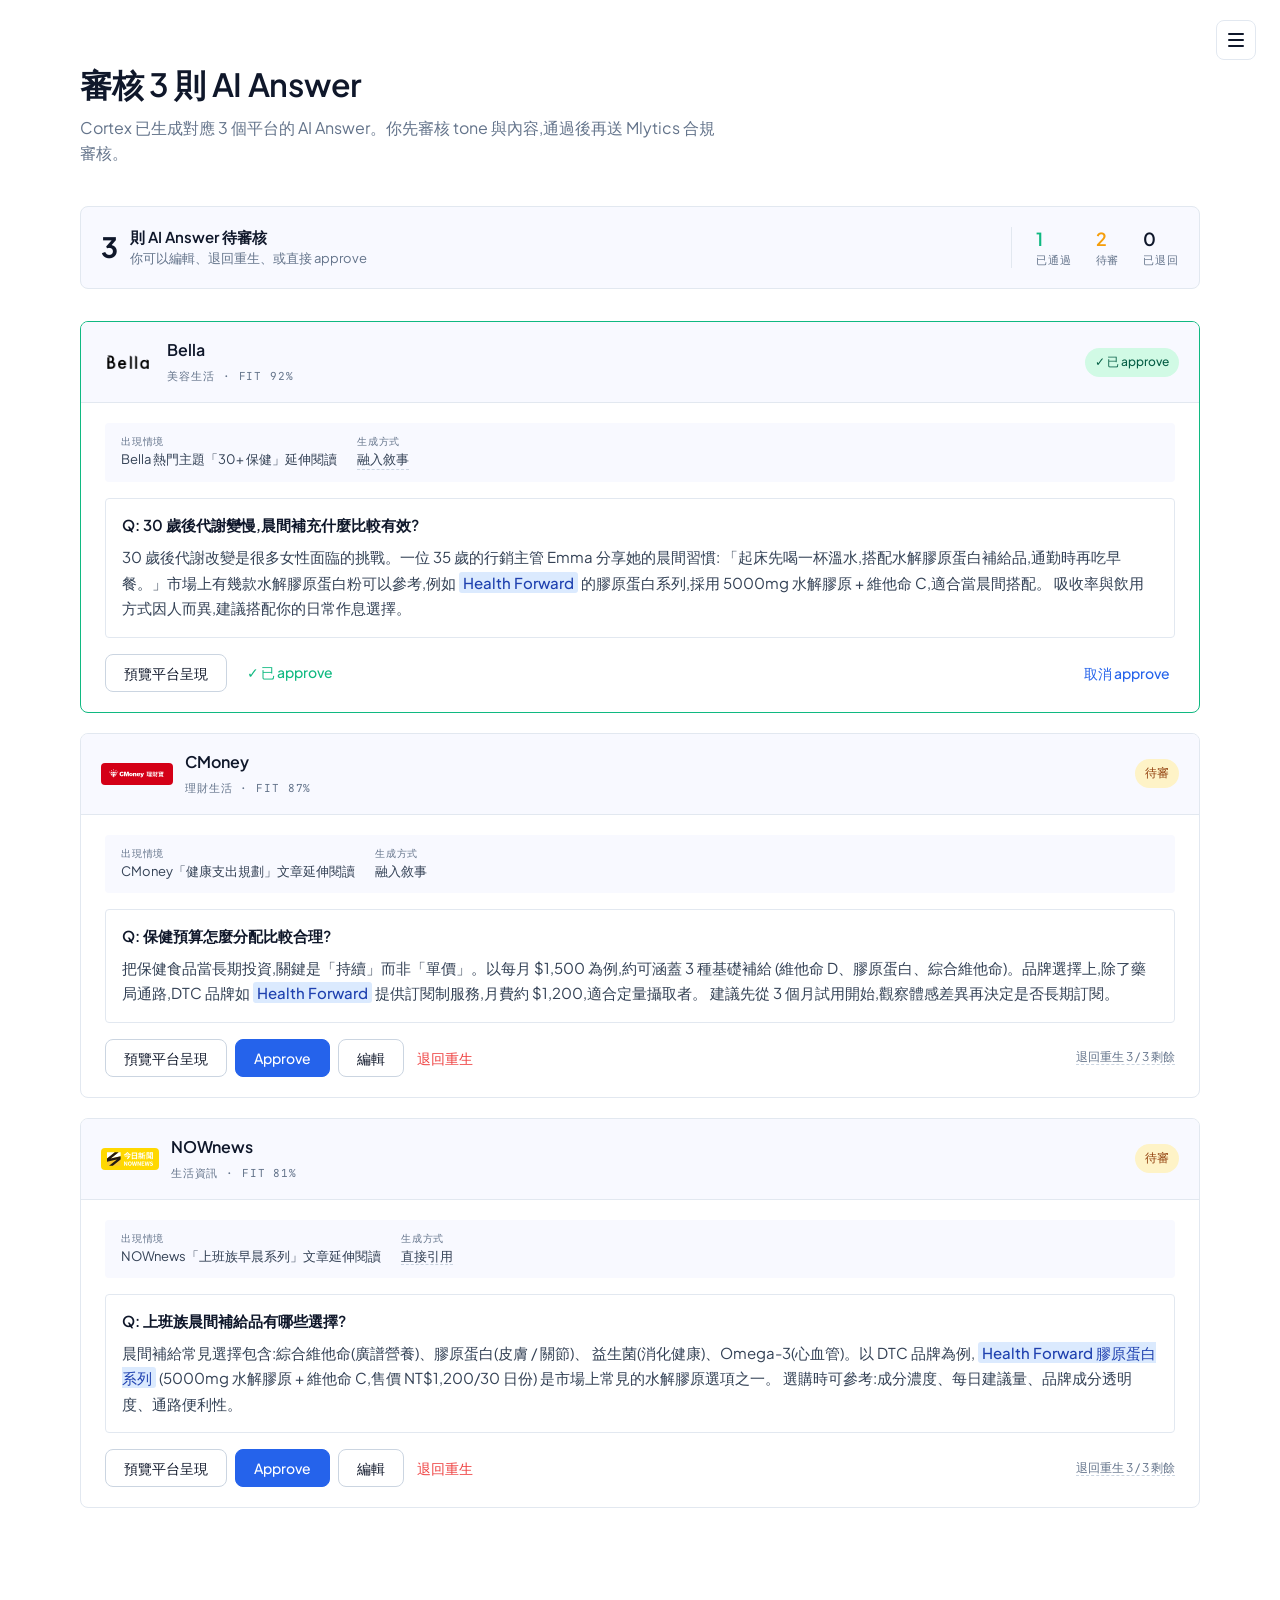
<file: screens/05-brand-review.html>
<!DOCTYPE html>
<html lang="zh-Hant">
<head>
  <meta charset="UTF-8" />
  <meta name="viewport" content="width=device-width, initial-scale=1" />
  <title>Cortex — 品牌審核 AI Answer</title>
  <link rel="stylesheet" href="../styles.css" />
  <style>
    .review-summary {
      background: var(--color-neutral-50);
      border: 1px solid var(--color-neutral-200);
      border-radius: var(--radius-md);
      padding: 20px;
      display: flex;
      align-items: center;
      justify-content: space-between;
      gap: 24px;
      margin-bottom: 32px;
    }
    .review-summary-left {
      display: flex;
      align-items: center;
      gap: 12px;
    }
    .review-summary-count {
      font: 700 28px/1 var(--font-sans);
      color: var(--color-neutral-900);
    }
    .review-summary-copy {
      display: flex;
      flex-direction: column;
      gap: 2px;
    }
    .review-summary-title { font: 600 15px var(--font-sans); }
    .review-summary-sub { font: 400 13px var(--font-sans); color: var(--color-neutral-500); }

    .review-summary-stats {
      display: flex;
      gap: 24px;
      padding-left: 24px;
      border-left: 1px solid var(--color-neutral-200);
    }
    .review-stat { display: flex; flex-direction: column; gap: 2px; }
    .review-stat-val { font: 600 18px var(--font-sans); }
    .review-stat-val.done { color: var(--color-success); }
    .review-stat-val.pending { color: var(--color-warning); }
    .review-stat-key {
      font-family: var(--font-mono);
      font-size: 11px;
      letter-spacing: .08em;
      text-transform: uppercase;
      color: var(--color-neutral-500);
    }

    /* Draft cards */
    .draft-list {
      display: flex;
      flex-direction: column;
      gap: 20px;
    }
    .draft-card {
      background: var(--color-neutral-0);
      border: 1px solid var(--color-neutral-200);
      border-radius: var(--radius-md);
      overflow: hidden;
    }
    .draft-card.approved { border-color: var(--color-success); }
    .draft-card-head {
      padding: 16px 20px;
      background: var(--color-neutral-50);
      border-bottom: 1px solid var(--color-neutral-200);
      display: flex;
      align-items: center;
      justify-content: space-between;
      gap: 16px;
    }
    .draft-card-head-left {
      display: flex;
      align-items: center;
      gap: 12px;
    }
    .draft-media-label {
      font-family: var(--font-mono);
      font-size: 11px;
      letter-spacing: .08em;
      text-transform: uppercase;
      color: var(--color-neutral-500);
    }
    .draft-status {
      font: 500 12px var(--font-sans);
      padding: 6px 10px;
      border-radius: var(--radius-full);
    }
    .draft-status.pending { background: var(--color-warning-container); color: var(--color-on-warning-container); }
    .draft-status.approved { background: var(--color-success-container); color: var(--color-on-success-container); }

    .draft-body {
      padding: 20px 24px;
    }
    .draft-context {
      display: flex;
      gap: 20px;
      margin-bottom: 16px;
      padding: 12px 16px;
      background: var(--color-neutral-50);
      border-radius: var(--radius-sm);
      font: 400 13px var(--font-sans);
      color: var(--color-neutral-700);
    }
    .draft-context-item { display: flex; flex-direction: column; gap: 2px; }
    .draft-context-key {
      font-family: var(--font-mono);
      font-size: 10px;
      letter-spacing: .08em;
      text-transform: uppercase;
      color: var(--color-neutral-500);
    }

    .draft-content {
      font: 400 15px/1.7 var(--font-sans);
      color: var(--color-neutral-900);
      padding: 16px;
      background: var(--color-neutral-0);
      border: 1px solid var(--color-neutral-200);
      border-radius: var(--radius-sm);
      margin-bottom: 16px;
    }
    .draft-content .brand-mention {
      background: var(--color-primary-container);
      color: var(--color-on-primary-container);
      padding: 1px 4px;
      border-radius: 3px;
      font-weight: 500;
    }
    .draft-content .qa-q {
      font: 600 15px var(--font-sans);
      color: var(--color-neutral-900);
      margin-bottom: 8px;
      display: block;
    }
    .draft-content .qa-a {
      display: block;
      color: var(--color-neutral-700);
    }

    .draft-actions {
      display: flex;
      align-items: center;
      justify-content: space-between;
      gap: 12px;
    }
    .draft-actions-left {
      display: flex;
      gap: 8px;
    }
    .draft-hint {
      font: 400 12px var(--font-sans);
      color: var(--color-neutral-500);
    }
    .draft-hint .hint-tip {
      max-width: 300px;
    }

    /* Approved state */
    .draft-approved-indicator {
      display: flex;
      align-items: center;
      gap: 8px;
      color: var(--color-success);
      font: 500 14px var(--font-sans);
    }
  </style>
</head>
<body>
  <main class="page">
    <div class="page-header">
      <h1 class="page-title">審核 3 則 AI Answer</h1>
      <p class="page-subtitle">
        Cortex 已生成對應 3 個平台的 AI Answer。你先審核 tone 與內容,通過後再送 Mlytics 合規審核。
      </p>
    </div>

    <div class="review-summary">
      <div class="review-summary-left">
        <span class="review-summary-count">3</span>
        <div class="review-summary-copy">
          <span class="review-summary-title">則 AI Answer 待審核</span>
          <span class="review-summary-sub">你可以編輯、退回重生、或直接 approve</span>
        </div>
      </div>
      <div class="review-summary-stats">
        <div class="review-stat">
          <span class="review-stat-val done">1</span>
          <span class="review-stat-key">已通過</span>
        </div>
        <div class="review-stat">
          <span class="review-stat-val pending">2</span>
          <span class="review-stat-key">待審</span>
        </div>
        <div class="review-stat">
          <span class="review-stat-val">0</span>
          <span class="review-stat-key">已退回</span>
        </div>
      </div>
    </div>

    <div class="draft-list">

      <!-- Draft 1: Approved -->
      <article class="draft-card approved">
        <div class="draft-card-head">
          <div class="draft-card-head-left">
            <span class="logo-wrap logo-wrap--bella logo-wrap--sm"><img src="../assets/logos/Bella.webp" alt="Bella" /></span>
            <div>
              <div class="strong">Bella</div>
              <span class="draft-media-label">美容生活 · Fit 92%</span>
            </div>
          </div>
          <span class="draft-status approved">✓ 已 approve</span>
        </div>
        <div class="draft-body">
          <div class="draft-context">
            <div class="draft-context-item">
              <span class="draft-context-key">出現情境</span>
              <span>Bella 熱門主題「30+ 保健」延伸閱讀</span>
            </div>
            <div class="draft-context-item">
              <span class="draft-context-key">生成方式</span>
              <span class="hint">
                融入敘事
                <span class="hint-tip">Cortex 依平台語氣、讀者情境動態選擇最佳呈現方式,無需你選擇。</span>
              </span>
            </div>
          </div>
          <div class="draft-content">
            <span class="qa-q">Q: 30 歲後代謝變慢,晨間補充什麼比較有效?</span>
            <span class="qa-a">
              30 歲後代謝改變是很多女性面臨的挑戰。一位 35 歲的行銷主管 Emma 分享她的晨間習慣:
              「起床先喝一杯溫水,搭配水解膠原蛋白補給品,通勤時再吃早餐。」市場上有幾款水解膠原蛋白粉可以參考,例如
              <span class="brand-mention">Health Forward</span> 的膠原蛋白系列,採用 5000mg 水解膠原 + 維他命 C,適合當晨間搭配。
              吸收率與飲用方式因人而異,建議搭配你的日常作息選擇。
            </span>
          </div>
          <div class="draft-actions">
            <div class="draft-actions-left">
              <button class="btn btn-secondary preview-trigger" data-media="Bella">預覽平台呈現</button>
              <div class="draft-approved-indicator" style="margin-left:12px">
                ✓ 已 approve
              </div>
            </div>
            <button class="btn btn-ghost">取消 approve</button>
          </div>
        </div>
      </article>

      <!-- Draft 2: Pending -->
      <article class="draft-card">
        <div class="draft-card-head">
          <div class="draft-card-head-left">
            <span class="logo-wrap logo-wrap--cmoney logo-wrap--sm"><img src="../assets/logos/cmoney.svg" alt="CMoney" /></span>
            <div>
              <div class="strong">CMoney</div>
              <span class="draft-media-label">理財生活 · Fit 87%</span>
            </div>
          </div>
          <span class="draft-status pending">待審</span>
        </div>
        <div class="draft-body">
          <div class="draft-context">
            <div class="draft-context-item">
              <span class="draft-context-key">出現情境</span>
              <span>CMoney「健康支出規劃」文章延伸閱讀</span>
            </div>
            <div class="draft-context-item">
              <span class="draft-context-key">生成方式</span>
              <span>融入敘事</span>
            </div>
          </div>
          <div class="draft-content">
            <span class="qa-q">Q: 保健預算怎麼分配比較合理?</span>
            <span class="qa-a">
              把保健食品當長期投資,關鍵是「持續」而非「單價」。以每月 $1,500 為例,約可涵蓋 3 種基礎補給
              (維他命 D、膠原蛋白、綜合維他命)。品牌選擇上,除了藥局通路,DTC 品牌如
              <span class="brand-mention">Health Forward</span> 提供訂閱制服務,月費約 $1,200,適合定量攝取者。
              建議先從 3 個月試用開始,觀察體感差異再決定是否長期訂閱。
            </span>
          </div>
          <div class="draft-actions">
            <div class="draft-actions-left">
              <button class="btn btn-secondary preview-trigger" data-media="CMoney">預覽平台呈現</button>
              <button class="btn btn-primary">Approve</button>
              <button class="btn btn-secondary">編輯</button>
              <button class="btn btn-ghost" style="color:var(--color-danger)">退回重生</button>
            </div>
            <span class="draft-hint">
              <span class="hint">退回重生 3 / 3 剩餘
                <span class="hint-tip">每則 AI Answer 有 3 次退回重生機會。用完後如需再改,需人工協助或編輯後 approve。</span>
              </span>
            </span>
          </div>
        </div>
      </article>

      <!-- Draft 3: Pending -->
      <article class="draft-card">
        <div class="draft-card-head">
          <div class="draft-card-head-left">
            <span class="logo-wrap logo-wrap--nownews logo-wrap--sm"><img src="../assets/logos/now.svg" alt="NOWnews" /></span>
            <div>
              <div class="strong">NOWnews</div>
              <span class="draft-media-label">生活資訊 · Fit 81%</span>
            </div>
          </div>
          <span class="draft-status pending">待審</span>
        </div>
        <div class="draft-body">
          <div class="draft-context">
            <div class="draft-context-item">
              <span class="draft-context-key">出現情境</span>
              <span>NOWnews「上班族早晨系列」文章延伸閱讀</span>
            </div>
            <div class="draft-context-item">
              <span class="draft-context-key">生成方式</span>
              <span>
                <span class="hint">
                  直接引用
                  <span class="hint-tip">此則採 factual 直接引用,適合資訊型讀者。跟 Bella 的融入敘事不同,Cortex 依情境動態選擇。</span>
                </span>
              </span>
            </div>
          </div>
          <div class="draft-content">
            <span class="qa-q">Q: 上班族晨間補給品有哪些選擇?</span>
            <span class="qa-a">
              晨間補給常見選擇包含:綜合維他命(廣譜營養)、膠原蛋白(皮膚 / 關節)、
              益生菌(消化健康)、Omega-3(心血管)。以 DTC 品牌為例,
              <span class="brand-mention">Health Forward 膠原蛋白系列</span>
              (5000mg 水解膠原 + 維他命 C,售價 NT$1,200/30 日份) 是市場上常見的水解膠原選項之一。
              選購時可參考:成分濃度、每日建議量、品牌成分透明度、通路便利性。
            </span>
          </div>
          <div class="draft-actions">
            <div class="draft-actions-left">
              <button class="btn btn-secondary preview-trigger" data-media="NOWnews">預覽平台呈現</button>
              <button class="btn btn-primary">Approve</button>
              <button class="btn btn-secondary">編輯</button>
              <button class="btn btn-ghost" style="color:var(--color-danger)">退回重生</button>
            </div>
            <span class="draft-hint">
              <span class="hint">退回重生 3 / 3 剩餘
                <span class="hint-tip">每則 AI Answer 有 3 次退回重生機會。用完後如需再改,需人工協助或編輯後 approve。</span>
              </span>
            </span>
          </div>
        </div>
      </article>

    </div>

  </main>

  <!-- Preview 平台呈現 modal -->
  <div class="modal-scrim" id="previewModal" style="position:fixed;inset:0;background:rgba(15,23,42,.5);z-index:400;display:none;align-items:center;justify-content:center;padding:24px">
    <div class="modal" style="background:var(--color-neutral-0);border-radius:var(--radius-md);max-width:760px;width:100%;max-height:90vh;display:flex;flex-direction:column;overflow:hidden">
      <div class="modal-head" style="padding:20px 24px;border-bottom:1px solid var(--color-neutral-200);display:flex;align-items:center;justify-content:space-between">
        <h3 style="font:600 18px var(--font-sans);margin:0">
          預覽在 <span id="previewMedia">Bella</span> 平台的呈現
        </h3>
        <button class="modal-close" data-close-modal="previewModal" style="background:none;border:0;cursor:pointer;font-size:24px;line-height:1;color:var(--color-neutral-500)">×</button>
      </div>
      <div class="modal-body" style="padding:24px;overflow-y:auto;background:var(--color-neutral-50)">
        <p style="font:400 13px/1.5 var(--font-sans);color:var(--color-neutral-500);margin:0 0 16px;padding:12px 16px;background:var(--color-neutral-100);border-radius:var(--radius-sm)">
          你的 AI Answer 會以「延伸閱讀」形式,出現在該平台文章下方的推薦區塊 (Mlytics 現行做法:5-6 則延伸閱讀)。
        </p>
        <!-- Fake article body -->
        <div style="background:var(--color-neutral-0);border:1px solid var(--color-neutral-200);border-radius:var(--radius-sm);padding:24px">
          <div style="font-family:var(--font-mono);font-size:11px;letter-spacing:.08em;text-transform:uppercase;color:var(--color-neutral-500);margin-bottom:8px" id="previewMediaTop">Bella</div>
          <h4 style="font:600 22px/1.3 var(--font-sans);margin:0 0 12px">30 歲後,你該重新盤點的三種營養素</h4>
          <p style="font:400 14px/1.7 var(--font-sans);color:var(--color-neutral-700);margin:0 0 16px">
            年過 30,女性的營養需求開始變化。膠原蛋白、維他命 D、鐵質是最常被提到的三項。本文整理專家建議與市場常見選擇... (文章主體約 800 字)
          </p>
          <div style="padding-top:20px;border-top:1px solid var(--color-neutral-200)">
            <div style="font:600 13px var(--font-sans);color:var(--color-neutral-700);margin-bottom:12px">延伸閱讀</div>
            <ul style="list-style:none;padding:0;margin:0;font:400 14px/1.6 var(--font-sans);color:var(--color-neutral-700)">
              <li style="padding:8px 0;border-bottom:1px solid var(--color-neutral-100)">→ 30+ 女性最容易忽略的營養缺口</li>
              <li style="padding:8px 0;border-bottom:1px solid var(--color-neutral-100)">→ 保健食品該怎麼搭配才不衝突?</li>
              <li style="padding:10px 12px;background:var(--color-primary-container);color:var(--color-on-primary-container);border-radius:var(--radius-sm);border:1px dashed var(--color-primary);margin:6px 0">
                <strong>→ 你的 AI Answer 出現在這裡</strong>
                <div style="font:400 12px var(--font-sans);margin-top:4px;opacity:.8">「30 歲後代謝變慢,晨間補充什麼比較有效?」— Cortex 生成</div>
              </li>
              <li style="padding:8px 0;border-bottom:1px solid var(--color-neutral-100)">→ 更年期前的日常飲食調整</li>
              <li style="padding:8px 0">→ 家庭主婦的保健預算怎麼分配</li>
            </ul>
          </div>
        </div>
      </div>
    </div>
  </div>

  <script src="../nav.js"></script>
  <script>
    document.querySelectorAll('.preview-trigger').forEach(btn => {
      btn.addEventListener('click', () => {
        const media = btn.dataset.media;
        document.getElementById('previewMedia').textContent = media;
        document.getElementById('previewMediaTop').textContent = media;
        document.getElementById('previewModal').style.display = 'flex';
      });
    });
    document.querySelectorAll('[data-close-modal]').forEach(btn => {
      btn.addEventListener('click', () => {
        document.getElementById(btn.dataset.closeModal).style.display = 'none';
      });
    });
    document.getElementById('previewModal').addEventListener('click', (e) => {
      if (e.target.id === 'previewModal') e.target.style.display = 'none';
    });
  </script>
</body>
</html>
</file>
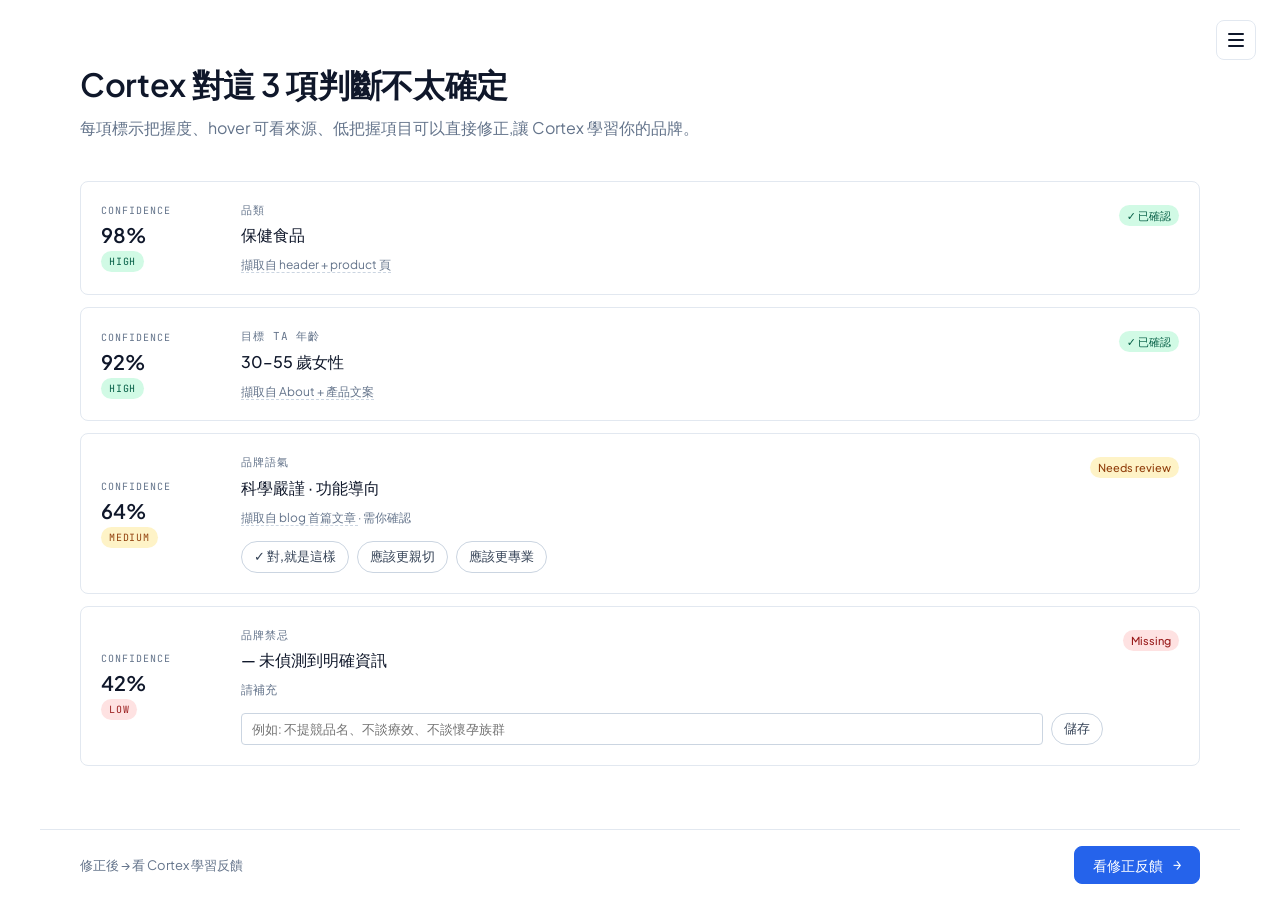
<file: screens/06-confidence.html>
<!DOCTYPE html>
<html lang="zh-Hant">
<head>
  <meta charset="UTF-8" />
  <meta name="viewport" content="width=device-width, initial-scale=1" />
  <title>Cortex — Sorted Confidence List</title>
  <link rel="stylesheet" href="../styles.css" />
  <style>
    .cf-list {
      display: flex;
      flex-direction: column;
      gap: 12px;
    }
    .cf-item {
      background: var(--color-neutral-0);
      border: 1px solid var(--color-neutral-200);
      border-radius: var(--radius-md);
      padding: 20px;
      display: grid;
      grid-template-columns: 120px 1fr auto;
      gap: 20px;
      align-items: center;
    }
    .cf-conf {
      display: flex;
      flex-direction: column;
      gap: 4px;
    }
    .cf-conf-label {
      font-family: var(--font-mono);
      font-size: 10px;
      letter-spacing: .1em;
      text-transform: uppercase;
      color: var(--color-neutral-500);
    }
    .cf-conf-val {
      font: 600 20px var(--font-sans);
    }
    .cf-conf-badge {
      display: inline-block;
      font-family: var(--font-mono);
      font-size: 10px;
      letter-spacing: .08em;
      text-transform: uppercase;
      padding: 3px 8px;
      border-radius: var(--radius-full);
      align-self: flex-start;
    }
    .cf-conf-badge--high { background: var(--color-success-container); color: var(--color-on-success-container); }
    .cf-conf-badge--mid { background: var(--color-warning-container); color: var(--color-on-warning-container); }
    .cf-conf-badge--low { background: var(--color-danger-container); color: var(--color-on-danger-container); }

    .cf-content {
      display: flex;
      flex-direction: column;
      gap: 6px;
    }
    .cf-key {
      font-family: var(--font-mono);
      font-size: 11px;
      letter-spacing: .08em;
      text-transform: uppercase;
      color: var(--color-neutral-500);
    }
    .cf-val {
      font: 500 16px var(--font-sans);
    }
    .cf-source {
      font: 400 12px/1.4 var(--font-sans);
      color: var(--color-neutral-500);
      margin-top: 4px;
    }
    .cf-choice {
      display: flex;
      gap: 8px;
      margin-top: 8px;
    }
    .cf-choice-btn {
      font: 500 13px var(--font-sans);
      padding: 6px 12px;
      border: 1px solid var(--color-neutral-300);
      border-radius: var(--radius-full);
      background: var(--color-neutral-0);
      color: var(--color-neutral-700);
      cursor: pointer;
    }
    .cf-choice-btn:hover {
      border-color: var(--color-primary);
      color: var(--color-primary);
    }
    .cf-choice-input {
      flex: 1;
      font: 400 13px var(--font-sans);
      padding: 6px 10px;
      border: 1px solid var(--color-neutral-300);
      border-radius: var(--radius-sm);
    }

    .cf-action {
      align-self: flex-start;
    }
  </style>
</head>
<body>
  <main class="page">
    <div class="page-header">
      <h1 class="page-title">Cortex 對這 3 項判斷不太確定</h1>
      <p class="page-subtitle">
        每項標示把握度、hover 可看來源、低把握項目可以直接修正,讓 Cortex 學習你的品牌。
      </p>
    </div>

    <div class="cf-list">

      <!-- High confidence -->
      <div class="cf-item">
        <div class="cf-conf">
          <span class="cf-conf-label">Confidence</span>
          <span class="cf-conf-val">98%</span>
          <span class="cf-conf-badge cf-conf-badge--high">High</span>
        </div>
        <div class="cf-content">
          <span class="cf-key">品類</span>
          <span class="cf-val">保健食品</span>
          <span class="cf-source">
            <span class="hint">
              擷取自 header + product 頁
              <span class="hint-tip">來源: health-forward.tw/products · 抓到「膠原蛋白」「維他命 D」等 8 個 SKU 名稱 · 2 小時前擷取</span>
            </span>
          </span>
        </div>
        <div class="cf-action">
          <span class="badge badge--success">✓ 已確認</span>
        </div>
      </div>

      <div class="cf-item">
        <div class="cf-conf">
          <span class="cf-conf-label">Confidence</span>
          <span class="cf-conf-val">92%</span>
          <span class="cf-conf-badge cf-conf-badge--high">High</span>
        </div>
        <div class="cf-content">
          <span class="cf-key">目標 TA 年齡</span>
          <span class="cf-val">30–55 歲女性</span>
          <span class="cf-source">
            <span class="hint">
              擷取自 About + 產品文案
              <span class="hint-tip">來源: health-forward.tw/about · About 頁 3 次提到「30+ 女性」;產品文案 12 次使用「更年期」「懷孕」等關鍵字 · 2 小時前擷取</span>
            </span>
          </span>
        </div>
        <div class="cf-action">
          <span class="badge badge--success">✓ 已確認</span>
        </div>
      </div>

      <!-- Medium confidence -->
      <div class="cf-item">
        <div class="cf-conf">
          <span class="cf-conf-label">Confidence</span>
          <span class="cf-conf-val">64%</span>
          <span class="cf-conf-badge cf-conf-badge--mid">Medium</span>
        </div>
        <div class="cf-content">
          <span class="cf-key">品牌語氣</span>
          <span class="cf-val">科學嚴謹 · 功能導向</span>
          <span class="cf-source">
            <span class="hint">
              擷取自 blog 首篇文章
              <span class="hint-tip">來源: health-forward.tw/blog · 只有 3 篇 blog,樣本偏少 · 語氣可能不夠代表你的品牌</span>
            </span>
            · 需你確認
          </span>
          <div class="cf-choice">
            <button class="cf-choice-btn">✓ 對,就是這樣</button>
            <button class="cf-choice-btn">應該更親切</button>
            <button class="cf-choice-btn">應該更專業</button>
          </div>
        </div>
        <div class="cf-action">
          <span class="badge badge--warning">Needs review</span>
        </div>
      </div>

      <!-- Low confidence -->
      <div class="cf-item">
        <div class="cf-conf">
          <span class="cf-conf-label">Confidence</span>
          <span class="cf-conf-val">42%</span>
          <span class="cf-conf-badge cf-conf-badge--low">Low</span>
        </div>
        <div class="cf-content">
          <span class="cf-key">品牌禁忌</span>
          <span class="cf-val">— 未偵測到明確資訊</span>
          <span class="cf-source">請補充</span>
          <div class="cf-choice">
            <input type="text" class="cf-choice-input" placeholder="例如: 不提競品名、不談療效、不談懷孕族群" />
            <button class="cf-choice-btn">儲存</button>
          </div>
        </div>
        <div class="cf-action">
          <span class="badge badge--danger">Missing</span>
        </div>
      </div>

    </div>

    <div class="continue-bar">
      <div class="continue-bar-context">修正後 → 看 Cortex 學習反饋</div>
      <a href="07-correction.html" class="btn btn-primary btn-arrow">看修正反饋</a>
    </div>
  </main>
  <script src="../nav.js"></script>
</body>
</html>
</file>
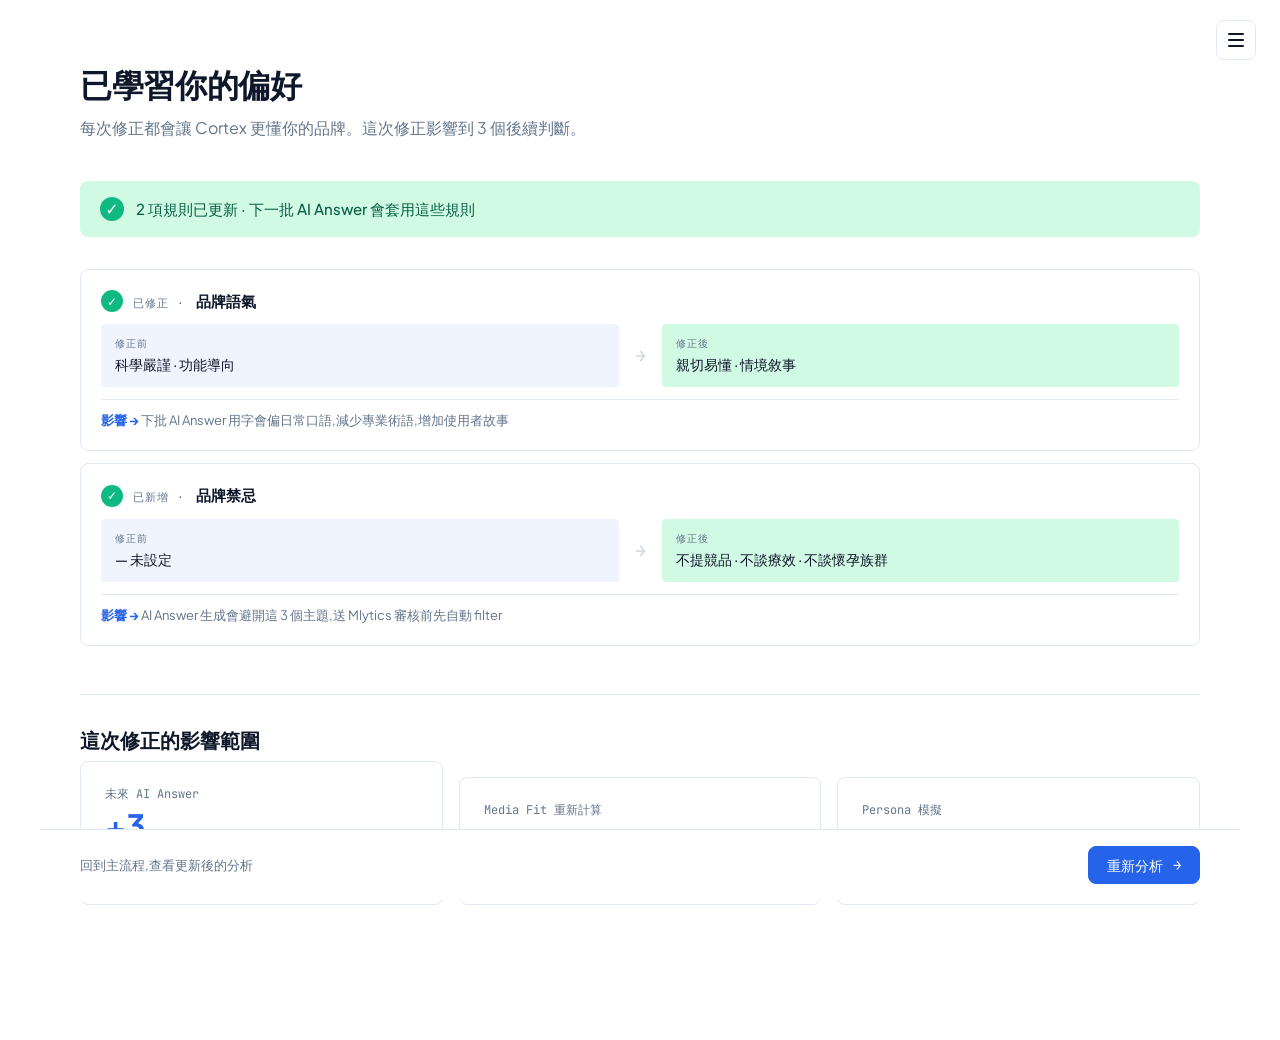
<file: screens/07-correction.html>
<!DOCTYPE html>
<html lang="zh-Hant">
<head>
  <meta charset="UTF-8" />
  <meta name="viewport" content="width=device-width, initial-scale=1" />
  <title>Cortex — Correction Feedback</title>
  <link rel="stylesheet" href="../styles.css" />
  <style>
    .success-banner {
      background: var(--color-success-container);
      color: var(--color-on-success-container);
      padding: 16px 20px;
      border-radius: var(--radius-md);
      margin-bottom: 32px;
      display: flex;
      align-items: center;
      gap: 12px;
    }
    .success-banner-icon {
      width: 24px;
      height: 24px;
      border-radius: 50%;
      background: var(--color-success);
      color: white;
      display: flex;
      align-items: center;
      justify-content: center;
      flex-shrink: 0;
    }
    .success-banner-text {
      font: 500 15px/1.4 var(--font-sans);
    }

    .change-list {
      display: flex;
      flex-direction: column;
      gap: 12px;
    }
    .change-item {
      background: var(--color-neutral-0);
      border: 1px solid var(--color-neutral-200);
      border-radius: var(--radius-md);
      padding: 20px;
    }
    .change-item-head {
      display: flex;
      align-items: center;
      gap: 10px;
      margin-bottom: 12px;
    }
    .change-check {
      width: 22px;
      height: 22px;
      background: var(--color-success);
      color: white;
      border-radius: 50%;
      display: flex;
      align-items: center;
      justify-content: center;
      font: 500 12px var(--font-sans);
    }
    .change-key {
      font-family: var(--font-mono);
      font-size: 11px;
      letter-spacing: .08em;
      text-transform: uppercase;
      color: var(--color-neutral-500);
    }
    .change-key strong { color: var(--color-neutral-900); font-family: var(--font-sans); font-size: 15px; letter-spacing: 0; text-transform: none; margin-left: 4px; }

    .change-compare {
      display: grid;
      grid-template-columns: 1fr auto 1fr;
      gap: 16px;
      align-items: center;
    }
    .change-side {
      display: flex;
      flex-direction: column;
      gap: 4px;
      padding: 12px 14px;
      border-radius: var(--radius-sm);
    }
    .change-side--before { background: var(--color-neutral-100); }
    .change-side--after { background: var(--color-success-container); }
    .change-side-label {
      font-family: var(--font-mono);
      font-size: 10px;
      letter-spacing: .1em;
      text-transform: uppercase;
      color: var(--color-neutral-500);
    }
    .change-side-val { font: 500 14px var(--font-sans); }
    .change-arrow { font-family: var(--font-mono); font-size: 18px; color: var(--color-neutral-300); }

    .change-impact {
      margin-top: 12px;
      padding-top: 12px;
      border-top: 1px solid var(--color-neutral-200);
      font: 400 13px var(--font-sans);
      color: var(--color-neutral-500);
    }
    .change-impact strong { color: var(--color-primary); }
  </style>
</head>
<body>
  <main class="page">
    <div class="page-header">
      <h1 class="page-title">已學習你的偏好</h1>
      <p class="page-subtitle">
        每次修正都會讓 Cortex 更懂你的品牌。這次修正影響到 3 個後續判斷。
      </p>
    </div>

    <div class="success-banner">
      <div class="success-banner-icon">✓</div>
      <div class="success-banner-text">
        2 項規則已更新 · 下一批 AI Answer 會套用這些規則
      </div>
    </div>

    <div class="change-list">

      <div class="change-item">
        <div class="change-item-head">
          <div class="change-check">✓</div>
          <span class="change-key">已修正 · <strong>品牌語氣</strong></span>
        </div>
        <div class="change-compare">
          <div class="change-side change-side--before">
            <span class="change-side-label">修正前</span>
            <span class="change-side-val">科學嚴謹 · 功能導向</span>
          </div>
          <div class="change-arrow">→</div>
          <div class="change-side change-side--after">
            <span class="change-side-label">修正後</span>
            <span class="change-side-val">親切易懂 · 情境敘事</span>
          </div>
        </div>
        <div class="change-impact">
          <strong>影響 →</strong> 下批 AI Answer 用字會偏日常口語,減少專業術語,增加使用者故事
        </div>
      </div>

      <div class="change-item">
        <div class="change-item-head">
          <div class="change-check">✓</div>
          <span class="change-key">已新增 · <strong>品牌禁忌</strong></span>
        </div>
        <div class="change-compare">
          <div class="change-side change-side--before">
            <span class="change-side-label">修正前</span>
            <span class="change-side-val">— 未設定</span>
          </div>
          <div class="change-arrow">→</div>
          <div class="change-side change-side--after">
            <span class="change-side-label">修正後</span>
            <span class="change-side-val">不提競品 · 不談療效 · 不談懷孕族群</span>
          </div>
        </div>
        <div class="change-impact">
          <strong>影響 →</strong> AI Answer 生成會避開這 3 個主題,送 Mlytics 審核前先自動 filter
        </div>
      </div>

    </div>

    <!-- Impact summary -->
    <section class="section">
      <h2 class="section-title">這次修正的影響範圍</h2>

      <div class="grid-3">
        <div class="card">
          <div class="t-mono muted" style="margin-bottom:6px">未來 AI Answer</div>
          <div style="font:700 32px/1 var(--font-sans);color:var(--color-primary);margin-bottom:4px">+3</div>
          <div class="t-sm muted">下批 3 則 AI Answer 會套用新規則</div>
        </div>
        <div class="card">
          <div class="t-mono muted" style="margin-bottom:6px">Media Fit 重新計算</div>
          <div style="font:700 32px/1 var(--font-sans);color:var(--color-primary);margin-bottom:4px">+7</div>
          <div class="t-sm muted">7 個平台 fit score 會重新計算</div>
        </div>
        <div class="card">
          <div class="t-mono muted" style="margin-bottom:6px">Persona 模擬</div>
          <div style="font:700 32px/1 var(--font-sans);color:var(--color-primary);margin-bottom:4px">3</div>
          <div class="t-sm muted">AI 讀者模擬會用新語氣重跑</div>
        </div>
      </div>
    </section>

    <div class="continue-bar">
      <div class="continue-bar-context">回到主流程,查看更新後的分析</div>
      <a href="04-full-analysis.html" class="btn btn-primary btn-arrow">重新分析</a>
    </div>
  </main>
  <script src="../nav.js"></script>
</body>
</html>
</file>
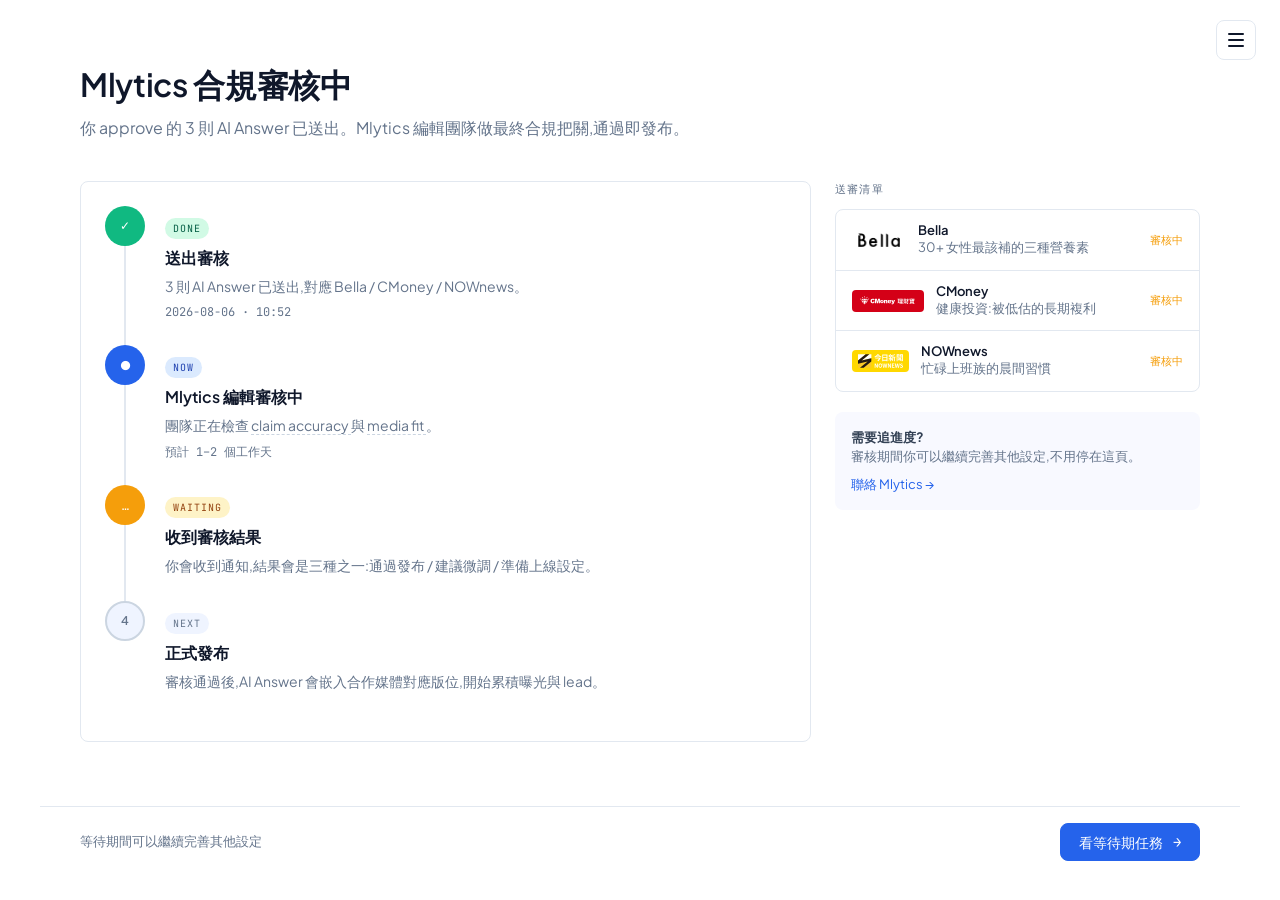
<file: screens/08-timeline.html>
<!DOCTYPE html>
<html lang="zh-Hant">
<head>
  <meta charset="UTF-8" />
  <meta name="viewport" content="width=device-width, initial-scale=1" />
  <title>Cortex — Timeline Review Status</title>
  <link rel="stylesheet" href="../styles.css" />
  <style>
    .timeline-wrap {
      display: grid;
      grid-template-columns: 2fr 1fr;
      gap: 24px;
    }
    @media (max-width: 900px) { .timeline-wrap { grid-template-columns: 1fr; } }

    .timeline {
      background: var(--color-neutral-0);
      border: 1px solid var(--color-neutral-200);
      border-radius: var(--radius-md);
      padding: 24px;
    }
    .tl-step {
      display: grid;
      grid-template-columns: 40px 1fr;
      gap: 20px;
      padding-bottom: 24px;
      position: relative;
    }
    .tl-step:not(:last-child)::after {
      content: '';
      position: absolute;
      left: 19px;
      top: 32px;
      bottom: 0;
      width: 2px;
      background: var(--color-neutral-200);
    }
    .tl-dot {
      width: 40px;
      height: 40px;
      border-radius: 50%;
      display: flex;
      align-items: center;
      justify-content: center;
      font: 600 12px var(--font-sans);
      z-index: 1;
      position: relative;
    }
    .tl-dot--done { background: var(--color-success); color: white; }
    .tl-dot--now { background: var(--color-primary); color: white; }
    .tl-dot--wait { background: var(--color-warning); color: white; }
    .tl-dot--next { background: var(--color-neutral-100); color: var(--color-neutral-500); border: 2px solid var(--color-neutral-300); }
    .tl-body { padding-top: 8px; }
    .tl-badge {
      font-family: var(--font-mono);
      font-size: 10px;
      letter-spacing: .1em;
      text-transform: uppercase;
      padding: 3px 8px;
      border-radius: var(--radius-full);
      margin-bottom: 8px;
      display: inline-block;
    }
    .tl-badge--done { background: var(--color-success-container); color: var(--color-on-success-container); }
    .tl-badge--now { background: var(--color-primary-container); color: var(--color-on-primary-container); }
    .tl-badge--wait { background: var(--color-warning-container); color: var(--color-on-warning-container); }
    .tl-badge--next { background: var(--color-neutral-100); color: var(--color-neutral-500); }
    .tl-title { font: 600 16px var(--font-sans); margin: 0 0 6px; }
    .tl-desc { font: 400 14px/1.55 var(--font-sans); color: var(--color-neutral-500); margin: 0; }
    .tl-meta { font-family: var(--font-mono); font-size: 12px; color: var(--color-neutral-500); margin-top: 6px; }

    /* Submitted summary */
    .summary-card {
      display: flex;
      flex-direction: column;
    }
    .summary-item {
      display: flex;
      align-items: center;
      gap: 12px;
      padding: 12px 16px;
      border-bottom: 1px solid var(--color-neutral-200);
    }
    .summary-item:last-child { border-bottom: 0; }
    .summary-logo {
      height: 16px;
      max-width: 60px;
      object-fit: contain;
    }
    .summary-text {
      flex: 1;
      font: 400 13px var(--font-sans);
    }
    .summary-status {
      font-family: var(--font-mono);
      font-size: 11px;
      color: var(--color-warning);
    }
  </style>
</head>
<body>
  <main class="page">
    <div class="page-header">
      <h1 class="page-title">Mlytics 合規審核中</h1>
      <p class="page-subtitle">
        你 approve 的 3 則 AI Answer 已送出。Mlytics 編輯團隊做最終合規把關,通過即發布。
      </p>
    </div>

    <div class="timeline-wrap">

      <!-- LEFT: Timeline -->
      <div class="timeline">
        <div class="tl-step">
          <div class="tl-dot tl-dot--done">✓</div>
          <div class="tl-body">
            <span class="tl-badge tl-badge--done">Done</span>
            <h3 class="tl-title">送出審核</h3>
            <p class="tl-desc">3 則 AI Answer 已送出,對應 Bella / CMoney / NOWnews。</p>
            <div class="tl-meta">2026-08-06 · 10:52</div>
          </div>
        </div>

        <div class="tl-step">
          <div class="tl-dot tl-dot--now">●</div>
          <div class="tl-body">
            <span class="tl-badge tl-badge--now">Now</span>
            <h3 class="tl-title">Mlytics 編輯審核中</h3>
            <p class="tl-desc">
              團隊正在檢查
              <span class="hint">
                claim accuracy
                <span class="hint-tip">內容中提到的品牌效果、成分、資料是否有依據,避免誤導或違反平台守則。</span>
              </span>
              與
              <span class="hint">
                media fit
                <span class="hint-tip">內容語氣是否符合該媒體 editorial voice,不會讓讀者感到違和。</span>
              </span>。
            </p>
            <div class="tl-meta">預計 1–2 個工作天</div>
          </div>
        </div>

        <div class="tl-step">
          <div class="tl-dot tl-dot--wait">…</div>
          <div class="tl-body">
            <span class="tl-badge tl-badge--wait">Waiting</span>
            <h3 class="tl-title">收到審核結果</h3>
            <p class="tl-desc">
              你會收到通知,結果會是三種之一:通過發布 / 建議微調 / 準備上線設定。
            </p>
          </div>
        </div>

        <div class="tl-step">
          <div class="tl-dot tl-dot--next">4</div>
          <div class="tl-body">
            <span class="tl-badge tl-badge--next">Next</span>
            <h3 class="tl-title">正式發布</h3>
            <p class="tl-desc">
              審核通過後,AI Answer 會嵌入合作媒體對應版位,開始累積曝光與 lead。
            </p>
          </div>
        </div>
      </div>

      <!-- RIGHT: submitted summary -->
      <aside>
        <div class="aside-card-title" style="font-family:var(--font-mono);font-size:11px;letter-spacing:.12em;text-transform:uppercase;color:var(--color-neutral-500);margin-bottom:12px">
          送審清單
        </div>
        <div class="card card--flush summary-card">
          <div class="summary-item">
            <span class="logo-wrap logo-wrap--bella logo-wrap--sm"><img src="../assets/logos/Bella.webp" alt="Bella" /></span>
            <div class="summary-text">
              <div class="strong">Bella</div>
              <div class="muted t-sm">30+ 女性最該補的三種營養素</div>
            </div>
            <span class="summary-status">審核中</span>
          </div>
          <div class="summary-item">
            <span class="logo-wrap logo-wrap--cmoney logo-wrap--sm"><img src="../assets/logos/cmoney.svg" alt="CMoney" /></span>
            <div class="summary-text">
              <div class="strong">CMoney</div>
              <div class="muted t-sm">健康投資:被低估的長期複利</div>
            </div>
            <span class="summary-status">審核中</span>
          </div>
          <div class="summary-item">
            <span class="logo-wrap logo-wrap--nownews logo-wrap--sm"><img src="../assets/logos/now.svg" alt="NOWnews" /></span>
            <div class="summary-text">
              <div class="strong">NOWnews</div>
              <div class="muted t-sm">忙碌上班族的晨間習慣</div>
            </div>
            <span class="summary-status">審核中</span>
          </div>
        </div>

        <div style="margin-top:20px;padding:16px;background:var(--color-neutral-50);border-radius:var(--radius-md);font:400 13px/1.5 var(--font-sans);color:var(--color-neutral-700)">
          <strong>需要追進度?</strong><br />
          <span class="muted">審核期間你可以繼續完善其他設定,不用停在這頁。</span>
          <div style="margin-top:8px"><a href="mailto:support@mlytics.com">聯絡 Mlytics →</a></div>
        </div>
      </aside>

    </div>

    <div class="continue-bar">
      <div class="continue-bar-context">等待期間可以繼續完善其他設定</div>
      <a href="09-parallel-actions.html" class="btn btn-primary btn-arrow">看等待期任務</a>
    </div>
  </main>
  <script src="../nav.js"></script>
</body>
</html>
</file>
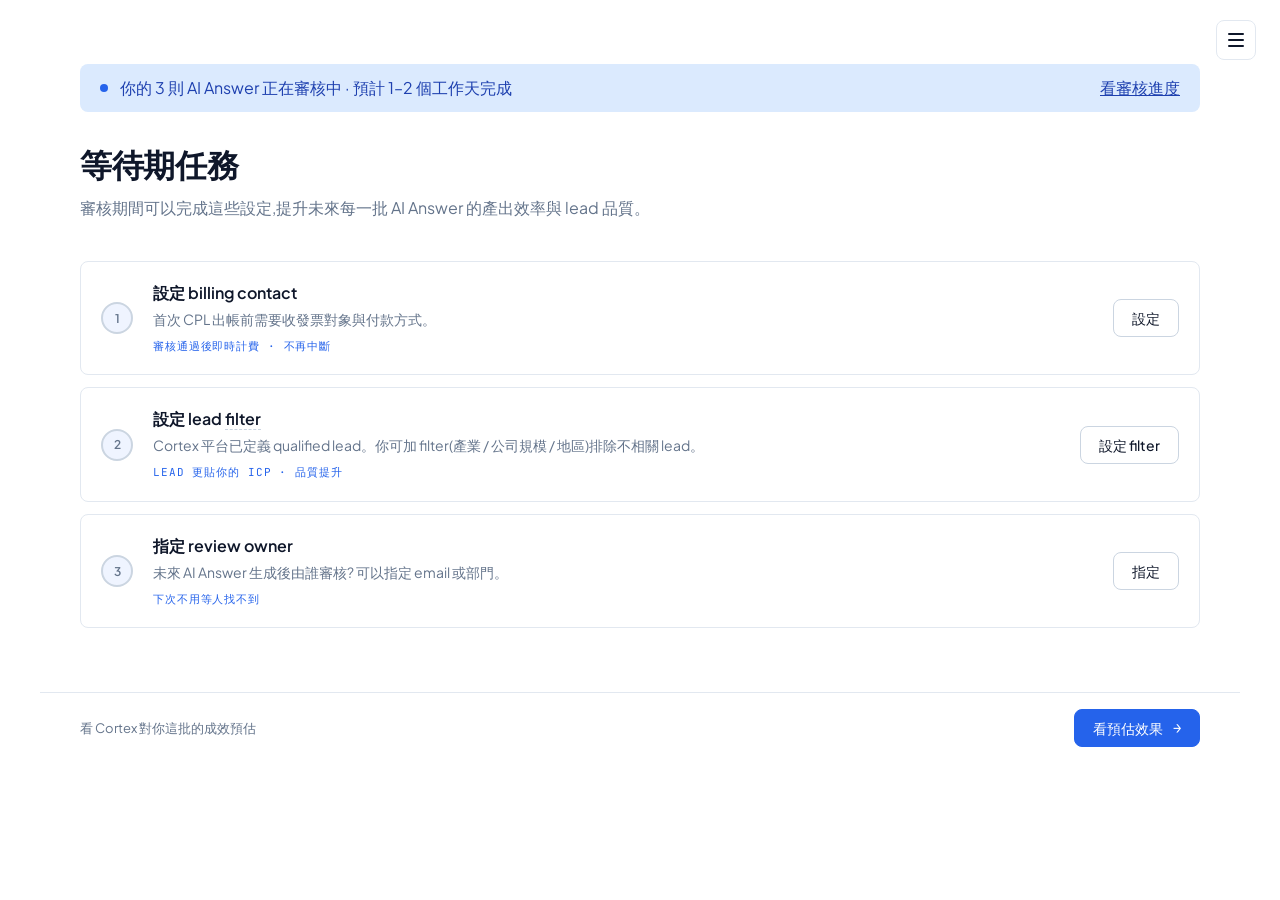
<file: screens/09-parallel-actions.html>
<!DOCTYPE html>
<html lang="zh-Hant">
<head>
  <meta charset="UTF-8" />
  <meta name="viewport" content="width=device-width, initial-scale=1" />
  <title>Cortex — 等待期可做的事</title>
  <link rel="stylesheet" href="../styles.css" />
  <style>
    .status-banner {
      background: var(--color-primary-container);
      color: var(--color-on-primary-container);
      padding: 12px 20px;
      border-radius: var(--radius-md);
      display: flex;
      align-items: center;
      justify-content: space-between;
      gap: 16px;
      margin-bottom: 32px;
    }
    .status-banner-left {
      display: flex;
      align-items: center;
      gap: 12px;
    }
    .status-banner-dot {
      width: 8px;
      height: 8px;
      border-radius: 50%;
      background: var(--color-primary);
      animation: pulse 2s ease-in-out infinite;
    }
    @keyframes pulse {
      0%, 100% { opacity: 1; }
      50% { opacity: .4; }
    }

    .action-list {
      display: flex;
      flex-direction: column;
      gap: 12px;
    }
    .action-item {
      background: var(--color-neutral-0);
      border: 1px solid var(--color-neutral-200);
      border-radius: var(--radius-md);
      padding: 20px;
      display: grid;
      grid-template-columns: auto 1fr auto;
      gap: 20px;
      align-items: center;
    }
    .action-status {
      width: 32px;
      height: 32px;
      border-radius: 50%;
      display: flex;
      align-items: center;
      justify-content: center;
      font: 600 12px var(--font-sans);
    }
    .action-status--done { background: var(--color-success); color: white; }
    .action-status--todo { background: var(--color-neutral-100); color: var(--color-neutral-500); border: 2px solid var(--color-neutral-300); }
    .action-info { display: flex; flex-direction: column; gap: 4px; }
    .action-title { font: 600 16px var(--font-sans); }
    .action-desc { font: 400 14px/1.5 var(--font-sans); color: var(--color-neutral-500); }
    .action-benefit {
      font-family: var(--font-mono);
      font-size: 11px;
      letter-spacing: .08em;
      text-transform: uppercase;
      color: var(--color-primary);
      margin-top: 4px;
    }
  </style>
</head>
<body>
  <main class="page">

    <div class="status-banner">
      <div class="status-banner-left">
        <span class="status-banner-dot"></span>
        <span>你的 3 則 AI Answer 正在審核中 · 預計 1–2 個工作天完成</span>
      </div>
      <a href="08-timeline.html" style="color:var(--color-on-primary-container);text-decoration:underline">看審核進度</a>
    </div>

    <div class="page-header">
      <h1 class="page-title">等待期任務</h1>
      <p class="page-subtitle">
        審核期間可以完成這些設定,提升未來每一批 AI Answer 的產出效率與 lead 品質。
      </p>
    </div>

    <div class="action-list">

      <div class="action-item">
        <div class="action-status action-status--todo">1</div>
        <div class="action-info">
          <div class="action-title">設定 billing contact</div>
          <div class="action-desc">首次 CPL 出帳前需要收發票對象與付款方式。</div>
          <div class="action-benefit">審核通過後即時計費 · 不再中斷</div>
        </div>
        <button class="btn btn-secondary">設定</button>
      </div>

      <div class="action-item">
        <div class="action-status action-status--todo">2</div>
        <div class="action-info">
          <div class="action-title">
            設定 lead
            <span class="hint">
              filter
              <span class="hint-tip">Cortex 用統一 lead 標準(完成對話 + 提供聯絡 + intent score ≥ 平台 threshold)。你可以額外過濾:排除競品產業、只要特定公司規模 / 地區,讓 lead 更貼近你的 ICP。</span>
            </span>
          </div>
          <div class="action-desc">Cortex 平台已定義 qualified lead。你可加 filter(產業 / 公司規模 / 地區)排除不相關 lead。</div>
          <div class="action-benefit">lead 更貼你的 ICP · 品質提升</div>
        </div>
        <button class="btn btn-secondary">設定 filter</button>
      </div>

      <div class="action-item">
        <div class="action-status action-status--todo">3</div>
        <div class="action-info">
          <div class="action-title">指定 review owner</div>
          <div class="action-desc">未來 AI Answer 生成後由誰審核? 可以指定 email 或部門。</div>
          <div class="action-benefit">下次不用等人找不到</div>
        </div>
        <button class="btn btn-secondary">指定</button>
      </div>

    </div>

    <div class="continue-bar">
      <div class="continue-bar-context">看 Cortex 對你這批的成效預估</div>
      <a href="10-forecast.html" class="btn btn-primary btn-arrow">看預估效果</a>
    </div>
  </main>
  <script src="../nav.js"></script>
</body>
</html>
</file>
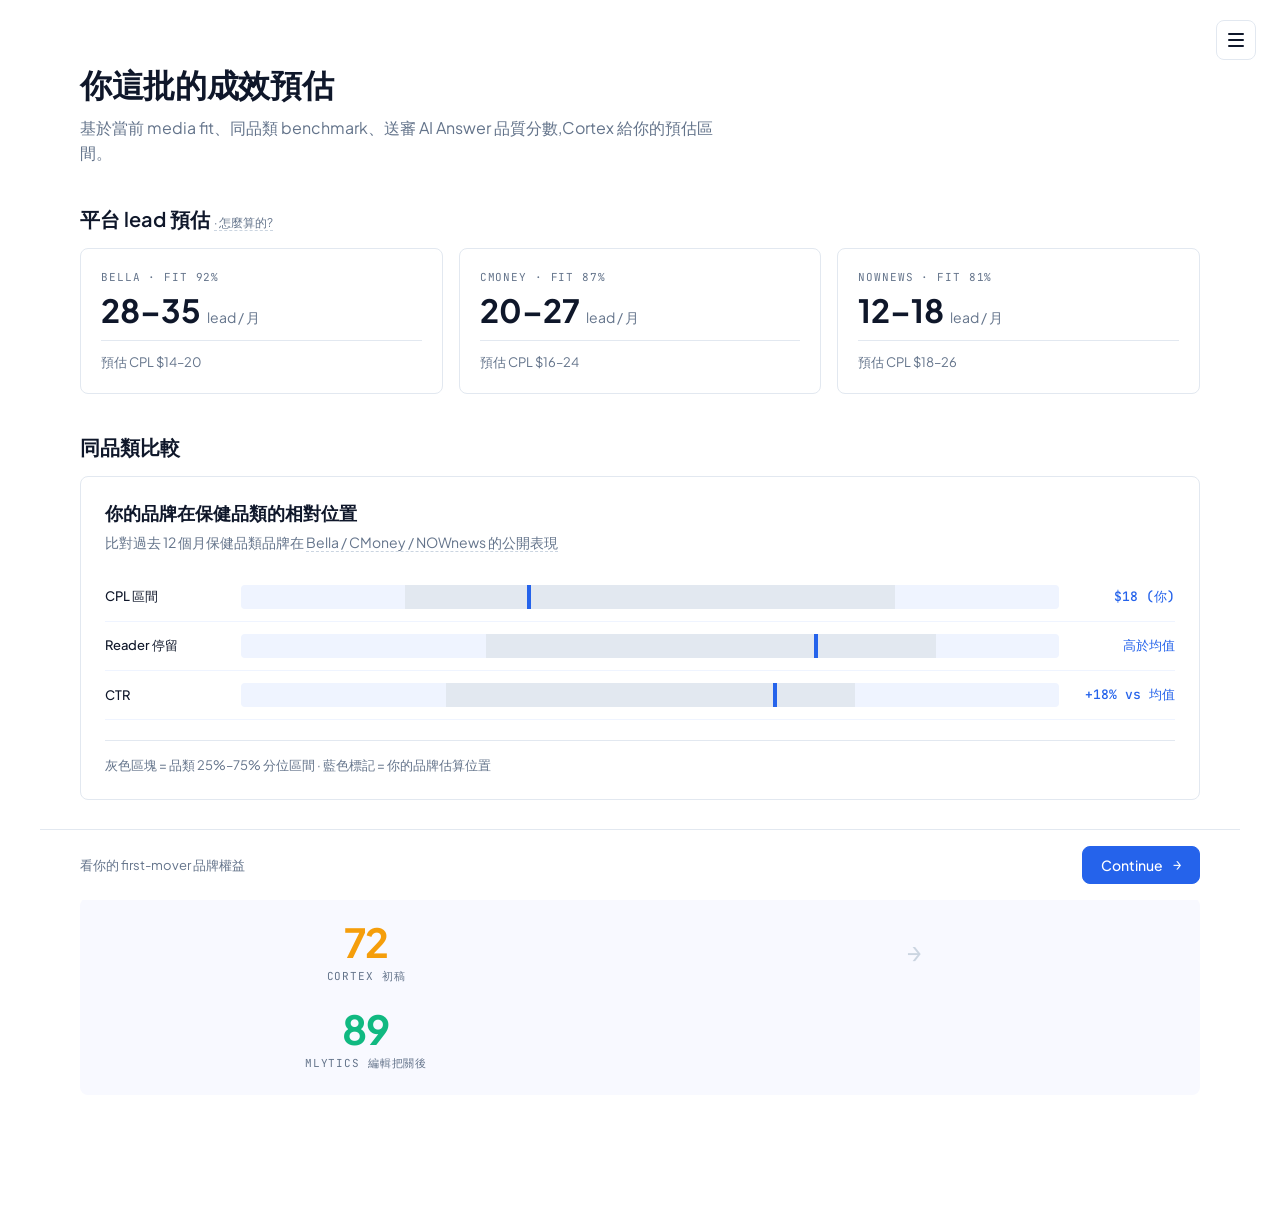
<file: screens/10-forecast.html>
<!DOCTYPE html>
<html lang="zh-Hant">
<head>
  <meta charset="UTF-8" />
  <meta name="viewport" content="width=device-width, initial-scale=1" />
  <title>Cortex — 成效預估</title>
  <link rel="stylesheet" href="../styles.css" />
  <style>
    .forecast-grid {
      display: grid;
      grid-template-columns: repeat(3, 1fr);
      gap: 16px;
      margin-bottom: 40px;
    }
    @media (max-width: 900px) { .forecast-grid { grid-template-columns: 1fr; } }
    .fc-card {
      background: var(--color-neutral-0);
      border: 1px solid var(--color-neutral-200);
      border-radius: var(--radius-md);
      padding: 20px;
    }
    .fc-card-label {
      display: flex;
      align-items: center;
      gap: 8px;
      font-family: var(--font-mono);
      font-size: 11px;
      letter-spacing: .08em;
      text-transform: uppercase;
      color: var(--color-neutral-500);
      margin-bottom: 8px;
    }
    .fc-card-val {
      font: 700 32px/1.1 var(--font-sans);
      color: var(--color-neutral-900);
      margin: 8px 0 12px;
    }
    .fc-card-val small { font: 400 14px var(--font-sans); color: var(--color-neutral-500); }
    .fc-card-basis {
      font: 400 13px/1.5 var(--font-sans);
      color: var(--color-neutral-500);
      padding-top: 12px;
      border-top: 1px solid var(--color-neutral-200);
    }

    .benchmark {
      background: var(--color-neutral-0);
      border: 1px solid var(--color-neutral-200);
      border-radius: var(--radius-md);
      padding: 24px;
    }
    .bm-title { font: 600 18px var(--font-sans); margin: 0 0 6px; }
    .bm-sub { font: 400 14px/1.55 var(--font-sans); color: var(--color-neutral-500); margin: 0 0 20px; }
    .bm-row {
      display: grid;
      grid-template-columns: 120px 1fr 100px;
      align-items: center;
      gap: 16px;
      padding: 12px 0;
      border-bottom: 1px solid var(--color-neutral-100);
    }
    .bm-row:last-child { border-bottom: 0; }
    .bm-label {
      font: 500 13px var(--font-sans);
    }
    .bm-bar {
      position: relative;
      height: 24px;
      background: var(--color-neutral-100);
      border-radius: var(--radius-sm);
      overflow: hidden;
    }
    .bm-bar-range {
      position: absolute;
      top: 0;
      bottom: 0;
      background: var(--color-neutral-200);
    }
    .bm-bar-you {
      position: absolute;
      top: -2px;
      bottom: -2px;
      width: 4px;
      background: var(--color-primary);
      border-radius: var(--radius-sm);
    }
    .bm-value {
      font: 500 13px var(--font-mono);
      color: var(--color-primary);
      text-align: right;
    }

    .quality-block {
      display: grid;
      grid-template-columns: 1fr 1fr;
      gap: 24px;
      align-items: center;
      padding: 24px;
      background: var(--color-neutral-50);
      border-radius: var(--radius-md);
      margin-top: 32px;
    }
    @media (max-width: 900px) { .quality-block { grid-template-columns: 1fr; } }
    .quality-metric {
      text-align: center;
    }
    .quality-metric-val {
      font: 700 40px/1 var(--font-sans);
      color: var(--color-success);
      letter-spacing: -.02em;
    }
    .quality-metric-key {
      font-family: var(--font-mono);
      font-size: 11px;
      letter-spacing: .08em;
      text-transform: uppercase;
      color: var(--color-neutral-500);
      margin-top: 6px;
    }
    .quality-arrow {
      font-family: var(--font-mono);
      font-size: 24px;
      color: var(--color-neutral-300);
      text-align: center;
    }
  </style>
</head>
<body>
  <main class="page">
    <div class="page-header">
      <h1 class="page-title">你這批的成效預估</h1>
      <p class="page-subtitle">
        基於當前 media fit、同品類 benchmark、送審 AI Answer 品質分數,Cortex 給你的預估區間。
      </p>
    </div>

    <h2 class="t-h2" style="margin-bottom:16px">
      平台 lead 預估
      <span class="hint" style="font-size:12px;color:var(--color-neutral-500);font-weight:400">
        · 怎麼算的?
        <span class="hint-tip">Fit score × 該媒體月流量 × 品類轉換率。實際依 qualified lead 實測數量計費。</span>
      </span>
    </h2>
    <div class="forecast-grid">
      <div class="fc-card">
        <div class="fc-card-label">Bella · Fit 92%</div>
        <div class="fc-card-val">28–35 <small>lead / 月</small></div>
        <div class="fc-card-basis">預估 CPL $14–20</div>
      </div>
      <div class="fc-card">
        <div class="fc-card-label">CMoney · Fit 87%</div>
        <div class="fc-card-val">20–27 <small>lead / 月</small></div>
        <div class="fc-card-basis">預估 CPL $16–24</div>
      </div>
      <div class="fc-card">
        <div class="fc-card-label">NOWnews · Fit 81%</div>
        <div class="fc-card-val">12–18 <small>lead / 月</small></div>
        <div class="fc-card-basis">預估 CPL $18–26</div>
      </div>
    </div>

    <h2 class="t-h2" style="margin: 40px 0 16px">同品類比較</h2>
    <div class="benchmark">
      <h3 class="bm-title">你的品牌在保健品類的相對位置</h3>
      <p class="bm-sub">
        比對過去 12 個月保健品類品牌在
        <span class="hint">
          Bella / CMoney / NOWnews 的公開表現
          <span class="hint-tip">來自產業第三方報告 + 該媒體公開廣告成效數據。</span>
        </span>
      </p>

      <div class="bm-row">
        <span class="bm-label">CPL 區間</span>
        <div class="bm-bar">
          <div class="bm-bar-range" style="left:20%;width:60%"></div>
          <div class="bm-bar-you" style="left:35%"></div>
        </div>
        <span class="bm-value">$18 (你)</span>
      </div>
      <div class="bm-row">
        <span class="bm-label">Reader 停留</span>
        <div class="bm-bar">
          <div class="bm-bar-range" style="left:30%;width:55%"></div>
          <div class="bm-bar-you" style="left:70%"></div>
        </div>
        <span class="bm-value">高於均值</span>
      </div>
      <div class="bm-row">
        <span class="bm-label">CTR</span>
        <div class="bm-bar">
          <div class="bm-bar-range" style="left:25%;width:50%"></div>
          <div class="bm-bar-you" style="left:65%"></div>
        </div>
        <span class="bm-value">+18% vs 均值</span>
      </div>

      <div style="margin-top:20px;padding-top:16px;border-top:1px solid var(--color-neutral-200);font:400 13px var(--font-sans);color:var(--color-neutral-500)">
        灰色區塊 = 品類 25%–75% 分位區間 · 藍色標記 = 你的品牌估算位置
      </div>
    </div>

    <h2 class="t-h2" style="margin: 40px 0 16px">送審品質分數</h2>
    <div class="quality-block">
      <div class="quality-metric">
        <div class="quality-metric-val" style="color:var(--color-warning)">72</div>
        <div class="quality-metric-key">Cortex 初稿</div>
      </div>
      <div class="quality-arrow">→</div>
      <div class="quality-metric">
        <div class="quality-metric-val">89</div>
        <div class="quality-metric-key">Mlytics 編輯把關後</div>
      </div>
    </div>

    <div class="continue-bar">
      <div class="continue-bar-context">看你的 first-mover 品牌權益</div>
      <a href="11-first-mover.html" class="btn btn-primary btn-arrow">Continue</a>
    </div>
  </main>
  <script src="../nav.js"></script>
</body>
</html>
</file>
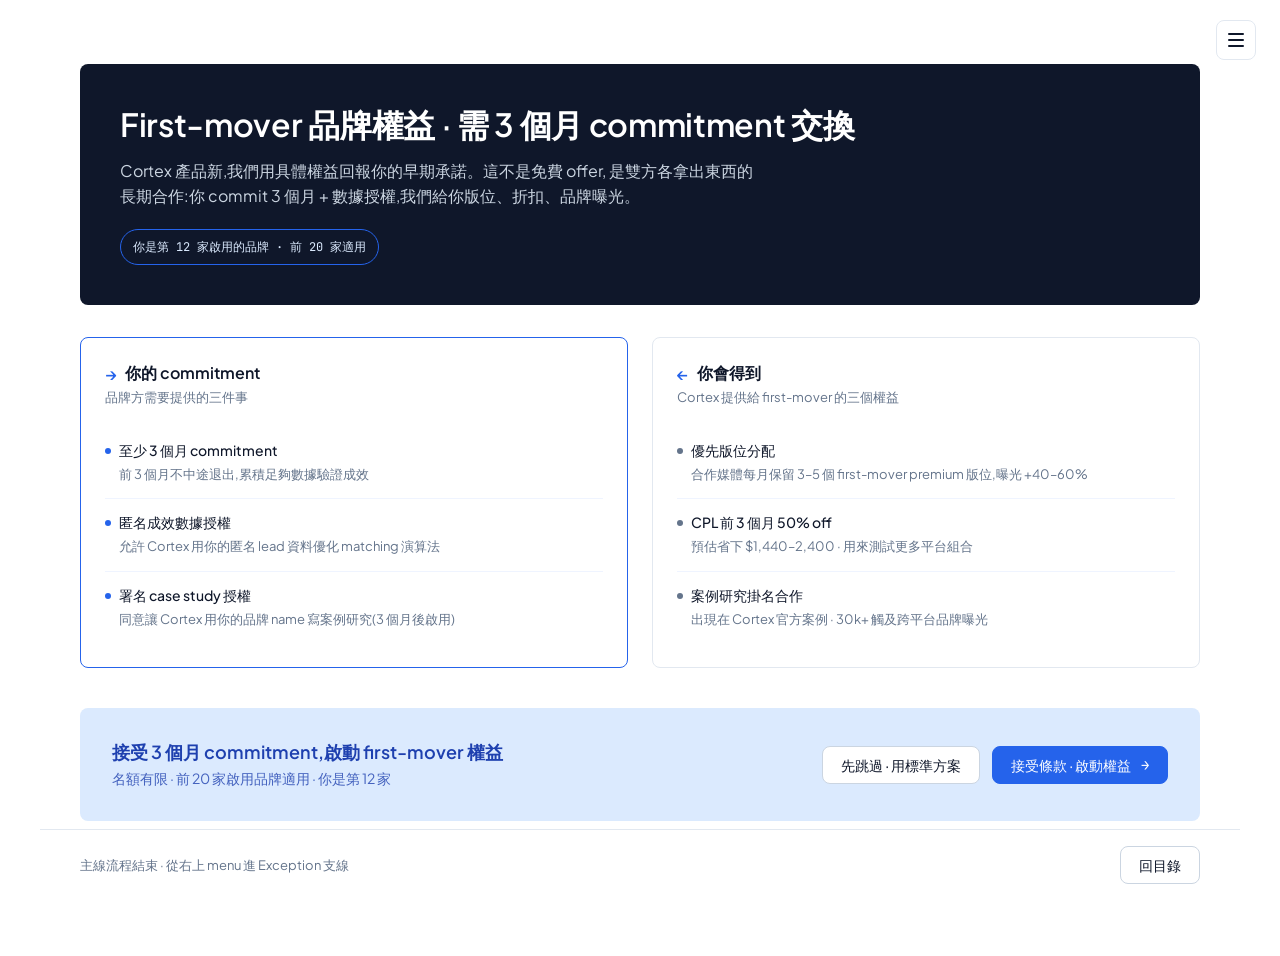
<file: screens/11-first-mover.html>
<!DOCTYPE html>
<html lang="zh-Hant">
<head>
  <meta charset="UTF-8" />
  <meta name="viewport" content="width=device-width, initial-scale=1" />
  <title>Cortex — First-mover 品牌權益</title>
  <link rel="stylesheet" href="../styles.css" />
  <style>
    .fm-hero {
      background: var(--color-neutral-900);
      color: var(--color-neutral-0);
      padding: 40px;
      border-radius: var(--radius-md);
      margin-bottom: 32px;
    }
    .fm-hero-title {
      font: 600 32px/1.3 var(--font-sans);
      margin: 0 0 12px;
      letter-spacing: -.01em;
    }
    .fm-hero-sub {
      font: 400 16px/1.6 var(--font-sans);
      color: var(--color-neutral-300);
      max-width: 640px;
      margin: 0;
    }
    .fm-hero-rank {
      display: inline-block;
      margin-top: 20px;
      font-family: var(--font-mono);
      font-size: 12px;
      color: var(--color-primary-container);
      padding: 8px 12px;
      border: 1px solid var(--color-primary);
      border-radius: var(--radius-full);
    }

    /* Exchange table — 兩欄 give / get */
    .exchange-grid {
      display: grid;
      grid-template-columns: 1fr 1fr;
      gap: 24px;
      margin-bottom: 40px;
    }
    @media (max-width: 900px) { .exchange-grid { grid-template-columns: 1fr; } }
    .exchange-col {
      background: var(--color-neutral-0);
      border: 1px solid var(--color-neutral-200);
      border-radius: var(--radius-md);
      padding: 24px;
    }
    .exchange-col.give { border-color: var(--color-primary); }
    .exchange-col-title {
      font: 600 16px var(--font-sans);
      margin: 0 0 4px;
      display: flex;
      align-items: center;
      gap: 8px;
    }
    .exchange-col-sub {
      font: 400 13px var(--font-sans);
      color: var(--color-neutral-500);
      margin: 0 0 20px;
    }
    .exchange-item {
      display: flex;
      flex-direction: column;
      gap: 4px;
      padding: 14px 0;
      border-bottom: 1px solid var(--color-neutral-100);
    }
    .exchange-item:last-child { border-bottom: 0; }
    .exchange-item-title {
      font: 500 14px var(--font-sans);
      display: flex;
      align-items: center;
      gap: 8px;
    }
    .exchange-item-dot {
      width: 6px;
      height: 6px;
      border-radius: 50%;
      background: var(--color-primary);
    }
    .give .exchange-item-dot { background: var(--color-primary); }
    .get .exchange-item-dot { background: var(--color-neutral-500); }
    .exchange-item-desc {
      font: 400 13px/1.5 var(--font-sans);
      color: var(--color-neutral-500);
      padding-left: 14px;
    }

    /* CTA */
    .fm-cta-block {
      padding: 32px;
      background: var(--color-primary-container);
      border-radius: var(--radius-md);
      display: flex;
      align-items: center;
      justify-content: space-between;
      gap: 24px;
    }
    @media (max-width: 900px) { .fm-cta-block { flex-direction: column; align-items: flex-start; } }
    .fm-cta-copy { display: flex; flex-direction: column; gap: 4px; }
    .fm-cta-title { font: 600 18px var(--font-sans); color: var(--color-on-primary-container); }
    .fm-cta-sub { font: 400 14px var(--font-sans); color: var(--color-on-primary-container); opacity: .8; }
    .fm-cta-actions { display: flex; gap: 12px; }
  </style>
</head>
<body>
  <main class="page">
    <div class="fm-hero">
      <h1 class="fm-hero-title">First-mover 品牌權益 · 需 3 個月 commitment 交換</h1>
      <p class="fm-hero-sub">
        Cortex 產品新,我們用具體權益回報你的早期承諾。這不是免費 offer,
        是雙方各拿出東西的長期合作:你 commit 3 個月 + 數據授權,我們給你版位、折扣、品牌曝光。
      </p>
      <span class="fm-hero-rank">你是第 12 家啟用的品牌 · 前 20 家適用</span>
    </div>

    <div class="exchange-grid">

      <!-- Give (Brand gives to Cortex) -->
      <div class="exchange-col give">
        <h3 class="exchange-col-title">
          <span style="color:var(--color-primary)">→</span>
          你的 commitment
        </h3>
        <p class="exchange-col-sub">品牌方需要提供的三件事</p>

        <div class="exchange-item">
          <span class="exchange-item-title">
            <span class="exchange-item-dot"></span>
            至少 3 個月 commitment
          </span>
          <span class="exchange-item-desc">
            前 3 個月不中途退出,累積足夠數據驗證成效
          </span>
        </div>
        <div class="exchange-item">
          <span class="exchange-item-title">
            <span class="exchange-item-dot"></span>
            匿名成效數據授權
          </span>
          <span class="exchange-item-desc">
            允許 Cortex 用你的匿名 lead 資料優化 matching 演算法
          </span>
        </div>
        <div class="exchange-item">
          <span class="exchange-item-title">
            <span class="exchange-item-dot"></span>
            署名 case study 授權
          </span>
          <span class="exchange-item-desc">
            同意讓 Cortex 用你的品牌 name 寫案例研究(3 個月後啟用)
          </span>
        </div>
      </div>

      <!-- Get (Brand gets from Cortex) -->
      <div class="exchange-col get">
        <h3 class="exchange-col-title">
          <span style="color:var(--color-primary)">←</span>
          你會得到
        </h3>
        <p class="exchange-col-sub">Cortex 提供給 first-mover 的三個權益</p>

        <div class="exchange-item">
          <span class="exchange-item-title">
            <span class="exchange-item-dot"></span>
            優先版位分配
          </span>
          <span class="exchange-item-desc">
            合作媒體每月保留 3–5 個 first-mover premium 版位,曝光 +40–60%
          </span>
        </div>
        <div class="exchange-item">
          <span class="exchange-item-title">
            <span class="exchange-item-dot"></span>
            CPL 前 3 個月 50% off
          </span>
          <span class="exchange-item-desc">
            預估省下 $1,440–2,400 · 用來測試更多平台組合
          </span>
        </div>
        <div class="exchange-item">
          <span class="exchange-item-title">
            <span class="exchange-item-dot"></span>
            案例研究掛名合作
          </span>
          <span class="exchange-item-desc">
            出現在 Cortex 官方案例 · 30k+ 觸及跨平台品牌曝光
          </span>
        </div>
      </div>

    </div>

    <div class="fm-cta-block">
      <div class="fm-cta-copy">
        <span class="fm-cta-title">接受 3 個月 commitment,啟動 first-mover 權益</span>
        <span class="fm-cta-sub">名額有限 · 前 20 家啟用品牌適用 · 你是第 12 家</span>
      </div>
      <div class="fm-cta-actions">
        <button class="btn btn-secondary">先跳過 · 用標準方案</button>
        <button class="btn btn-primary btn-arrow">接受條款 · 啟動權益</button>
      </div>
    </div>

    <div class="continue-bar">
      <div class="continue-bar-context">主線流程結束 · 從右上 menu 進 Exception 支線</div>
      <a href="../index.html" class="btn btn-secondary">回目錄</a>
    </div>
  </main>
  <script src="../nav.js"></script>
</body>
</html>
</file>
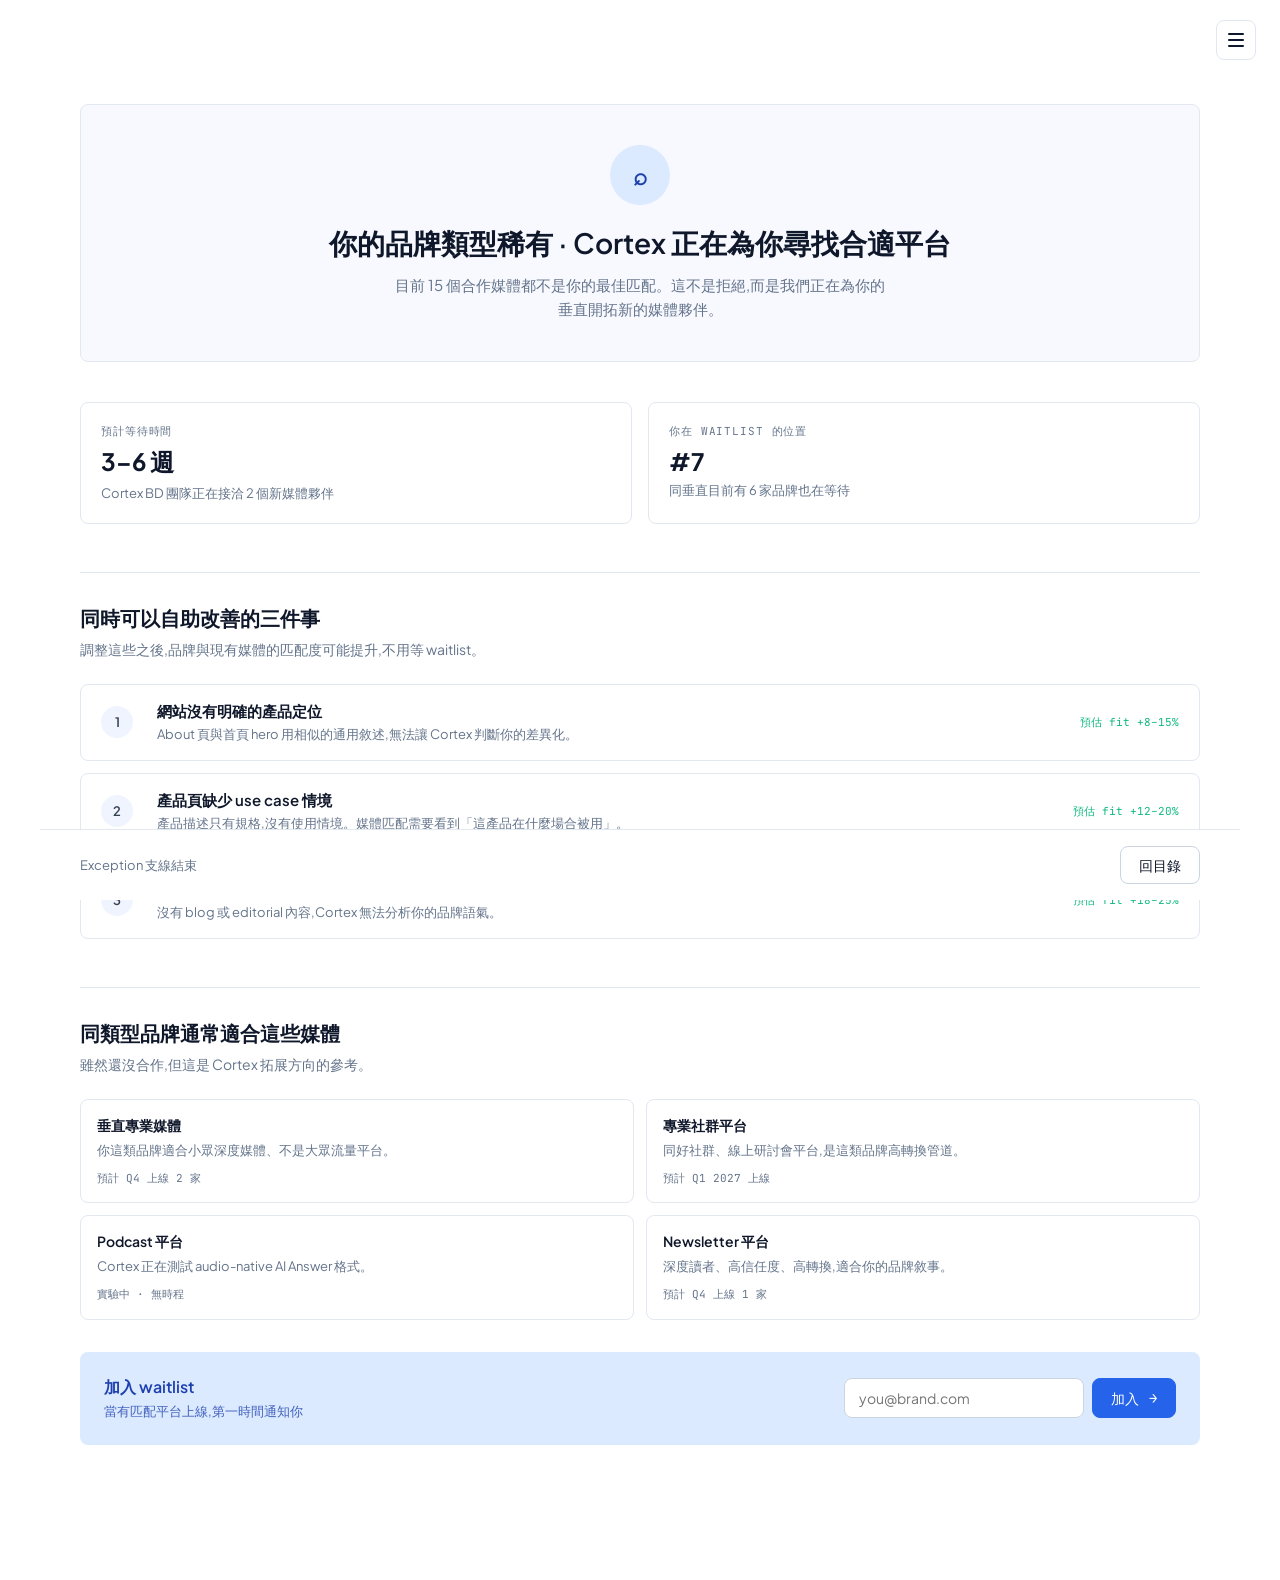
<file: screens/12-zero-match.html>
<!DOCTYPE html>
<html lang="zh-Hant">
<head>
  <meta charset="UTF-8" />
  <meta name="viewport" content="width=device-width, initial-scale=1" />
  <title>Cortex — Zero-match Waitlist</title>
  <link rel="stylesheet" href="../styles.css" />
  <style>
    .zm-hero {
      padding: 40px 32px;
      background: var(--color-neutral-50);
      border: 1px solid var(--color-neutral-200);
      border-radius: var(--radius-md);
      margin-bottom: 40px;
      text-align: center;
    }
    .zm-hero-icon {
      width: 60px;
      height: 60px;
      margin: 0 auto 20px;
      background: var(--color-primary-container);
      color: var(--color-on-primary-container);
      border-radius: 50%;
      display: flex;
      align-items: center;
      justify-content: center;
      font: 600 24px var(--font-sans);
    }
    .zm-hero-title {
      font: 600 28px/1.3 var(--font-sans);
      margin: 0 0 12px;
    }
    .zm-hero-sub {
      font: 400 15px/1.6 var(--font-sans);
      color: var(--color-neutral-500);
      max-width: 500px;
      margin: 0 auto;
    }

    .zm-status {
      display: grid;
      grid-template-columns: 1fr 1fr;
      gap: 16px;
      margin-bottom: 40px;
    }
    @media (max-width: 900px) { .zm-status { grid-template-columns: 1fr; } }
    .zm-status-card {
      background: var(--color-neutral-0);
      border: 1px solid var(--color-neutral-200);
      border-radius: var(--radius-md);
      padding: 20px;
      display: flex;
      flex-direction: column;
      gap: 6px;
    }
    .zm-status-label {
      font-family: var(--font-mono);
      font-size: 11px;
      letter-spacing: .08em;
      text-transform: uppercase;
      color: var(--color-neutral-500);
    }
    .zm-status-val {
      font: 700 24px var(--font-sans);
      color: var(--color-neutral-900);
    }
    .zm-status-desc {
      font: 400 13px var(--font-sans);
      color: var(--color-neutral-500);
    }

    /* Gap analysis */
    .gap-list {
      display: flex;
      flex-direction: column;
      gap: 12px;
    }
    .gap-item {
      display: grid;
      grid-template-columns: 40px 1fr auto;
      gap: 16px;
      padding: 16px 20px;
      background: var(--color-neutral-0);
      border: 1px solid var(--color-neutral-200);
      border-radius: var(--radius-md);
      align-items: center;
    }
    .gap-num {
      width: 32px;
      height: 32px;
      background: var(--color-neutral-100);
      border-radius: 50%;
      display: flex;
      align-items: center;
      justify-content: center;
      font: 600 13px var(--font-sans);
      color: var(--color-neutral-700);
    }
    .gap-body { display: flex; flex-direction: column; gap: 4px; }
    .gap-title { font: 600 15px var(--font-sans); }
    .gap-desc { font: 400 13px var(--font-sans); color: var(--color-neutral-500); }
    .gap-improve {
      font-family: var(--font-mono);
      font-size: 11px;
      color: var(--color-success);
    }

    /* Educational path */
    .edu-list {
      display: grid;
      grid-template-columns: repeat(2, 1fr);
      gap: 12px;
    }
    @media (max-width: 900px) { .edu-list { grid-template-columns: 1fr; } }
    .edu-item {
      padding: 16px;
      background: var(--color-neutral-0);
      border: 1px solid var(--color-neutral-200);
      border-radius: var(--radius-md);
      display: flex;
      flex-direction: column;
      gap: 6px;
    }
    .edu-item-title { font: 600 14px var(--font-sans); }
    .edu-item-desc { font: 400 13px var(--font-sans); color: var(--color-neutral-500); }
    .edu-item-eta {
      font-family: var(--font-mono);
      font-size: 11px;
      color: var(--color-neutral-500);
      margin-top: 4px;
    }

    /* Waitlist form */
    .waitlist-form {
      background: var(--color-primary-container);
      padding: 24px;
      border-radius: var(--radius-md);
      display: grid;
      grid-template-columns: 1fr auto;
      gap: 12px;
      align-items: center;
    }
    @media (max-width: 900px) { .waitlist-form { grid-template-columns: 1fr; } }
    .waitlist-form-info { display: flex; flex-direction: column; gap: 4px; }
    .waitlist-form-title { font: 600 16px var(--font-sans); color: var(--color-on-primary-container); }
    .waitlist-form-sub { font: 400 13px var(--font-sans); color: var(--color-on-primary-container); opacity: .8; }
    .waitlist-form-fields { display: flex; gap: 8px; }
    .waitlist-form-input {
      padding: 10px 14px;
      border: 1px solid var(--color-neutral-300);
      border-radius: var(--radius-md);
      font: 400 14px var(--font-sans);
      background: white;
      min-width: 240px;
    }
  </style>
</head>
<body>
  <main class="page">
    <div class="page-header"></div>

    <div class="zm-hero">
      <div class="zm-hero-icon">⌕</div>
      <h1 class="zm-hero-title">你的品牌類型稀有 · Cortex 正在為你尋找合適平台</h1>
      <p class="zm-hero-sub">
        目前 15 個合作媒體都不是你的最佳匹配。這不是拒絕,而是我們正在為你的垂直開拓新的媒體夥伴。
      </p>
    </div>

    <!-- Waitlist status -->
    <div class="zm-status">
      <div class="zm-status-card">
        <span class="zm-status-label">預計等待時間</span>
        <span class="zm-status-val">3–6 週</span>
        <span class="zm-status-desc">Cortex BD 團隊正在接洽 2 個新媒體夥伴</span>
      </div>
      <div class="zm-status-card">
        <span class="zm-status-label">你在 waitlist 的位置</span>
        <span class="zm-status-val">#7</span>
        <span class="zm-status-desc">同垂直目前有 6 家品牌也在等待</span>
      </div>
    </div>

    <!-- Gap analysis -->
    <section class="section">
      <h2 class="section-title">同時可以自助改善的三件事</h2>
      <p class="section-subtitle">
        調整這些之後,品牌與現有媒體的匹配度可能提升,不用等 waitlist。
      </p>

      <div class="gap-list">
        <div class="gap-item">
          <div class="gap-num">1</div>
          <div class="gap-body">
            <span class="gap-title">網站沒有明確的產品定位</span>
            <span class="gap-desc">About 頁與首頁 hero 用相似的通用敘述,無法讓 Cortex 判斷你的差異化。</span>
          </div>
          <span class="gap-improve">預估 fit +8–15%</span>
        </div>

        <div class="gap-item">
          <div class="gap-num">2</div>
          <div class="gap-body">
            <span class="gap-title">產品頁缺少 use case 情境</span>
            <span class="gap-desc">產品描述只有規格,沒有使用情境。媒體匹配需要看到「這產品在什麼場合被用」。</span>
          </div>
          <span class="gap-improve">預估 fit +12–20%</span>
        </div>

        <div class="gap-item">
          <div class="gap-num">3</div>
          <div class="gap-body">
            <span class="gap-title">部落格空白</span>
            <span class="gap-desc">沒有 blog 或 editorial 內容,Cortex 無法分析你的品牌語氣。</span>
          </div>
          <span class="gap-improve">預估 fit +18–25%</span>
        </div>
      </div>
    </section>

    <!-- Educational path -->
    <section class="section">
      <h2 class="section-title">同類型品牌通常適合這些媒體</h2>
      <p class="section-subtitle">
        雖然還沒合作,但這是 Cortex 拓展方向的參考。
      </p>

      <div class="edu-list">
        <div class="edu-item">
          <span class="edu-item-title">垂直專業媒體</span>
          <span class="edu-item-desc">你這類品牌適合小眾深度媒體、不是大眾流量平台。</span>
          <span class="edu-item-eta">預計 Q4 上線 2 家</span>
        </div>
        <div class="edu-item">
          <span class="edu-item-title">專業社群平台</span>
          <span class="edu-item-desc">同好社群、線上研討會平台,是這類品牌高轉換管道。</span>
          <span class="edu-item-eta">預計 Q1 2027 上線</span>
        </div>
        <div class="edu-item">
          <span class="edu-item-title">Podcast 平台</span>
          <span class="edu-item-desc">Cortex 正在測試 audio-native AI Answer 格式。</span>
          <span class="edu-item-eta">實驗中 · 無時程</span>
        </div>
        <div class="edu-item">
          <span class="edu-item-title">Newsletter 平台</span>
          <span class="edu-item-desc">深度讀者、高信任度、高轉換,適合你的品牌敘事。</span>
          <span class="edu-item-eta">預計 Q4 上線 1 家</span>
        </div>
      </div>
    </section>

    <!-- Waitlist form -->
    <form class="waitlist-form" style="margin-top:32px" onsubmit="event.preventDefault(); alert('已加入 waitlist(prototype 模擬)')">
      <div class="waitlist-form-info">
        <span class="waitlist-form-title">加入 waitlist</span>
        <span class="waitlist-form-sub">當有匹配平台上線,第一時間通知你</span>
      </div>
      <div class="waitlist-form-fields">
        <input type="email" class="waitlist-form-input" placeholder="you@brand.com" required />
        <button class="btn btn-primary btn-arrow" type="submit">加入</button>
      </div>
    </form>

    <div class="continue-bar">
      <div class="continue-bar-context">Exception 支線結束</div>
      <a href="../index.html" class="btn btn-secondary">回目錄</a>
    </div>
  </main>
  <script src="../nav.js"></script>
</body>
</html>
</file>
<file: styles.css>
/* Cortex Prototype — Wireframe layer
 * v0.4 · 中性 layout, focus on flow & copy, not visual polish
 * Design tokens preserved (Claude Design skeleton) — do not modify tokens block
 */

@import url('https://fonts.googleapis.com/css2?family=Plus+Jakarta+Sans:wght@400;500;600;700&family=JetBrains+Mono:wght@400;500&display=swap');

:root {
  /* color — brand */
  --color-primary: #2563eb;
  --color-primary-hover: #1d4ed8;
  --color-on-primary: #ffffff;
  --color-primary-container: #dbeafe;
  --color-on-primary-container: #1e40af;
  --color-secondary: #7c3aed;
  --color-secondary-container: #ede9fe;
  --color-on-secondary-container: #5b21b6;

  /* color — status */
  --color-success: #10b981;
  --color-success-container: #d1fae5;
  --color-on-success-container: #065f46;
  --color-warning: #f59e0b;
  --color-warning-container: #fef3c7;
  --color-on-warning-container: #92400e;
  --color-danger: #ef4444;
  --color-danger-container: #fee2e2;
  --color-on-danger-container: #991b1b;

  /* color — neutral */
  --color-neutral-0: #ffffff;
  --color-neutral-50: #f8f9ff;
  --color-neutral-100: #eff4ff;
  --color-neutral-200: #e2e8f0;
  --color-neutral-300: #cbd5e1;
  --color-neutral-500: #64748b;
  --color-neutral-700: #334155;
  --color-neutral-900: #0f172a;

  /* type */
  --font-sans: 'Plus Jakarta Sans', system-ui, sans-serif;
  --font-mono: 'JetBrains Mono', ui-monospace, monospace;

  /* spacing — 4px base */
  --space-1: 4px;
  --space-2: 8px;
  --space-3: 12px;
  --space-4: 16px;
  --space-6: 24px;
  --space-8: 32px;

  /* radius */
  --radius-sm: 4px;
  --radius-md: 8px;
  --radius-lg: 16px;
  --radius-full: 9999px;

  /* shadow */
  --shadow-sm: 0 1px 2px 0 rgba(15, 23, 42, .06);
  --shadow-md: 0 4px 6px -1px rgba(15, 23, 42, .08), 0 2px 4px -2px rgba(15, 23, 42, .06);
  --shadow-lg: 0 10px 15px -3px rgba(15, 23, 42, .10), 0 4px 6px -4px rgba(15, 23, 42, .05);
}

/* ============================================================
 * Base
 * ============================================================ */
* { box-sizing: border-box; }

html, body {
  margin: 0;
  padding: 0;
  background: var(--color-neutral-0);
  font-family: var(--font-sans);
  color: var(--color-neutral-900);
  -webkit-font-smoothing: antialiased;
  line-height: 1.5;
  overflow-x: clip;
}

a { color: var(--color-primary); text-decoration: none; }
a:hover { color: var(--color-primary-hover); }
button { font-family: inherit; cursor: pointer; }

/* ============================================================
 * Hamburger nav — top right, hidden until clicked
 * ============================================================ */
.nav-trigger {
  position: fixed;
  top: 20px;
  right: 24px;
  z-index: 200;
  width: 40px;
  height: 40px;
  background: var(--color-neutral-0);
  border: 1px solid var(--color-neutral-200);
  border-radius: var(--radius-md);
  display: flex;
  align-items: center;
  justify-content: center;
  cursor: pointer;
  transition: border-color .15s;
}
.nav-trigger:hover { border-color: var(--color-neutral-900); }
.nav-trigger-icon {
  display: flex;
  flex-direction: column;
  gap: 4px;
  width: 16px;
}
.nav-trigger-icon span {
  height: 2px;
  background: var(--color-neutral-900);
  border-radius: 2px;
}

.nav-drawer {
  position: fixed;
  top: 0;
  right: 0;
  bottom: 0;
  width: 320px;
  background: var(--color-neutral-0);
  border-left: 1px solid var(--color-neutral-200);
  z-index: 300;
  transform: translateX(100%);
  transition: transform .25s ease;
  overflow-y: auto;
  padding: 24px;
}
.nav-drawer.open { transform: translateX(0); }
.nav-drawer-scrim {
  position: fixed;
  inset: 0;
  background: rgba(15, 23, 42, .3);
  z-index: 250;
  opacity: 0;
  pointer-events: none;
  transition: opacity .2s;
}
.nav-drawer-scrim.open { opacity: 1; pointer-events: auto; }

.nav-drawer-close {
  background: none;
  border: 0;
  font-size: 24px;
  color: var(--color-neutral-500);
  line-height: 1;
  cursor: pointer;
  padding: 0;
  margin-bottom: 20px;
}
.nav-drawer-section {
  margin-bottom: 24px;
}
.nav-drawer-section-title {
  font-family: var(--font-mono);
  font-size: 11px;
  letter-spacing: .12em;
  text-transform: uppercase;
  color: var(--color-neutral-500);
  margin-bottom: 12px;
}
.nav-drawer-link {
  display: block;
  padding: 8px 0;
  color: var(--color-neutral-700);
  font: 400 14px/1.4 var(--font-sans);
  border-bottom: 1px solid var(--color-neutral-100);
}
.nav-drawer-link:hover {
  color: var(--color-primary);
}
.nav-drawer-link.active {
  color: var(--color-primary);
  font-weight: 500;
}
.nav-drawer-link .num {
  font-family: var(--font-mono);
  font-size: 11px;
  color: var(--color-neutral-500);
  margin-right: 8px;
}

/* Exception sub-links */
.nav-drawer-exc-group {
  border-left: 2px solid var(--color-warning);
  margin-left: 8px;
  margin-bottom: 4px;
}
.nav-drawer-link--exception {
  display: flex;
  align-items: center;
  gap: 4px;
  padding-left: 8px;
  color: var(--color-neutral-500);
  font-size: 13px;
}
.nav-drawer-link--exception:hover { color: var(--color-warning); }
.nav-drawer-link--exception.active { color: var(--color-warning); font-weight: 500; }
.nav-drawer-exc-icon {
  font-family: var(--font-mono);
  color: var(--color-warning);
  font-size: 11px;
  width: 12px;
}
.nav-drawer-legend {
  margin-top: 24px;
  padding-top: 16px;
  border-top: 1px solid var(--color-neutral-200);
  display: flex;
  align-items: center;
  gap: 8px;
  font-family: var(--font-mono);
  font-size: 11px;
  color: var(--color-neutral-500);
}
.nav-drawer-legend-icon { color: var(--color-warning); }

/* Continue bar → hide by default; hamburger takes over navigation */
.continue-bar { display: none; }

/* ============================================================
 * Page shell
 * ============================================================ */
.page {
  max-width: 1200px;
  margin: 0 auto;
  padding: 64px 40px 96px;
}

.page-header {
  margin-bottom: 40px;
}
.page-eyebrow {
  font-family: var(--font-mono);
  font-size: 11px;
  letter-spacing: .12em;
  text-transform: uppercase;
  color: var(--color-neutral-500);
  margin-bottom: 12px;
}
.page-title {
  font: 600 32px/1.25 var(--font-sans);
  letter-spacing: -.01em;
  margin: 0 0 12px;
}
.page-subtitle {
  font: 400 16px/1.55 var(--font-sans);
  color: var(--color-neutral-500);
  margin: 0;
  max-width: 640px;
}

/* ============================================================
 * Cards / containers — wireframe style
 * ============================================================ */
.card {
  background: var(--color-neutral-0);
  border: 1px solid var(--color-neutral-200);
  border-radius: var(--radius-md);
  padding: 24px;
}
.card--flush { padding: 0; }
.card + .card { margin-top: 16px; }

.card-header {
  padding: 16px 24px;
  border-bottom: 1px solid var(--color-neutral-200);
  display: flex;
  align-items: center;
  justify-content: space-between;
  gap: 16px;
}
.card-header-title {
  font: 600 16px/1.4 var(--font-sans);
  margin: 0;
}
.card-body { padding: 24px; }

/* Section separator */
.section {
  margin-top: 48px;
  padding-top: 32px;
  border-top: 1px solid var(--color-neutral-200);
}
.section-title {
  font: 600 20px/1.3 var(--font-sans);
  margin: 0 0 8px;
}
.section-subtitle {
  font: 400 14px/1.5 var(--font-sans);
  color: var(--color-neutral-500);
  margin: 0 0 24px;
}

/* ============================================================
 * Forms
 * ============================================================ */
.input {
  width: 100%;
  font: 400 15px/1.5 var(--font-sans);
  padding: 12px 14px;
  border: 1px solid var(--color-neutral-300);
  border-radius: var(--radius-md);
  background: var(--color-neutral-0);
  color: var(--color-neutral-900);
  transition: border-color .15s, box-shadow .15s;
}
.input:focus {
  outline: none;
  border-color: var(--color-primary);
  box-shadow: 0 0 0 3px var(--color-primary-container);
}
.input::placeholder { color: var(--color-neutral-500); }

.label {
  display: block;
  font: 500 13px/1.4 var(--font-sans);
  color: var(--color-neutral-700);
  margin-bottom: 6px;
}

/* ============================================================
 * Buttons
 * ============================================================ */
.btn {
  font: 500 14px/1 var(--font-sans);
  padding: 11px 18px;
  border-radius: var(--radius-md);
  border: 1px solid transparent;
  cursor: pointer;
  transition: background .15s, border-color .15s, color .15s;
  display: inline-flex;
  align-items: center;
  gap: 6px;
  text-decoration: none;
}
.btn-primary {
  background: var(--color-primary);
  color: var(--color-on-primary);
  border-color: var(--color-primary);
}
.btn-primary:hover { background: var(--color-primary-hover); border-color: var(--color-primary-hover); color: var(--color-on-primary); }
.btn-secondary {
  background: var(--color-neutral-0);
  color: var(--color-neutral-900);
  border-color: var(--color-neutral-300);
}
.btn-secondary:hover { border-color: var(--color-neutral-900); color: var(--color-neutral-900); }
.btn-ghost {
  background: transparent;
  color: var(--color-primary);
  border-color: transparent;
  padding: 11px 4px;
}
.btn-ghost:hover { color: var(--color-primary-hover); }
.btn-lg { padding: 14px 22px; font-size: 15px; }
.btn-block { width: 100%; justify-content: center; }
.btn-arrow::after {
  content: '→';
  font-family: var(--font-mono);
  margin-left: 4px;
}

/* ============================================================
 * Continue bar (fixed bottom, next-page primary CTA)
 * ============================================================ */
.continue-bar {
  position: sticky;
  bottom: 0;
  background: var(--color-neutral-0);
  border-top: 1px solid var(--color-neutral-200);
  padding: 16px 40px;
  display: flex;
  justify-content: space-between;
  align-items: center;
  gap: 16px;
  margin: 64px -40px -96px;
}
.continue-bar-context {
  font: 400 13px/1.4 var(--font-sans);
  color: var(--color-neutral-500);
}

/* ============================================================
 * Logo wrapper (fix white logos on white bg)
 * ============================================================ */
.logo-wrap {
  display: inline-flex;
  align-items: center;
  justify-content: center;
  padding: 4px 8px;
  border-radius: var(--radius-sm);
  height: 28px;
}
.logo-wrap img {
  height: 100%;
  max-height: 20px;
  width: auto;
  display: block;
}
.logo-wrap--bella { background: transparent; }
.logo-wrap--cmoney { background: #d40017; padding: 5px 10px; }
.logo-wrap--nownews { background: #ffd800; padding: 5px 8px; }
.logo-wrap--today { background: transparent; }

.logo-wrap--sm { height: 22px; padding: 3px 6px; }
.logo-wrap--sm img { max-height: 14px; }
.logo-wrap--sm.logo-wrap--cmoney { padding: 3px 8px; }
.logo-wrap--sm.logo-wrap--nownews { padding: 3px 6px; }

/* ============================================================
 * Dashed underline (for tooltip trigger)
 * ============================================================ */
.hint {
  border-bottom: 1px dashed var(--color-neutral-300);
  cursor: help;
  position: relative;
}
.hint:hover { border-bottom-color: var(--color-primary); }
.hint-tip {
  position: absolute;
  bottom: calc(100% + 8px);
  left: 50%;
  transform: translateX(-50%);
  background: var(--color-neutral-900);
  color: var(--color-neutral-0);
  padding: 10px 14px;
  border-radius: var(--radius-md);
  font: 400 12px/1.5 var(--font-sans);
  width: max-content;
  max-width: 260px;
  text-align: left;
  opacity: 0;
  pointer-events: none;
  transition: opacity .15s;
  z-index: 50;
  box-shadow: var(--shadow-md);
}
.hint-tip::after {
  content: '';
  position: absolute;
  top: 100%;
  left: 50%;
  transform: translateX(-50%);
  border: 6px solid transparent;
  border-top-color: var(--color-neutral-900);
}
.hint:hover .hint-tip,
.hint:focus .hint-tip { opacity: 1; }

/* ============================================================
 * Badge / Tag
 * ============================================================ */
.badge {
  display: inline-flex;
  align-items: center;
  gap: 4px;
  font: 500 11px/1 var(--font-sans);
  padding: 5px 8px;
  border-radius: var(--radius-full);
  background: var(--color-neutral-100);
  color: var(--color-neutral-700);
}
.badge--primary { background: var(--color-primary-container); color: var(--color-on-primary-container); }
.badge--success { background: var(--color-success-container); color: var(--color-on-success-container); }
.badge--warning { background: var(--color-warning-container); color: var(--color-on-warning-container); }
.badge--danger { background: var(--color-danger-container); color: var(--color-on-danger-container); }
.badge--outline { background: transparent; border: 1px solid var(--color-neutral-300); color: var(--color-neutral-700); }

/* ============================================================
 * Type utilities
 * ============================================================ */
.t-h1 { font: 600 32px/1.25 var(--font-sans); letter-spacing: -.01em; margin: 0; }
.t-h2 { font: 600 20px/1.3 var(--font-sans); margin: 0; }
.t-h3 { font: 600 16px/1.4 var(--font-sans); margin: 0; }
.t-body { font: 400 15px/1.55 var(--font-sans); }
.t-sm { font: 400 13px/1.5 var(--font-sans); }
.t-mono { font: 400 12px/1.4 var(--font-mono); }
.muted { color: var(--color-neutral-500); }
.strong { font-weight: 600; }

/* ============================================================
 * Layout helpers
 * ============================================================ */
.stack { display: flex; flex-direction: column; gap: 12px; }
.row { display: flex; align-items: center; gap: 12px; }
.row-between { display: flex; align-items: center; justify-content: space-between; gap: 12px; }
.grid-2 { display: grid; grid-template-columns: 1fr 1fr; gap: 16px; }
.grid-3 { display: grid; grid-template-columns: repeat(3, 1fr); gap: 16px; }
.grid-4 { display: grid; grid-template-columns: repeat(4, 1fr); gap: 16px; }

@media (max-width: 900px) {
  .page { padding: 40px 20px 96px; }
  .continue-bar { margin: 40px -20px -96px; padding: 16px 20px; }
  .grid-2, .grid-3, .grid-4 { grid-template-columns: 1fr; }
}
</file>
